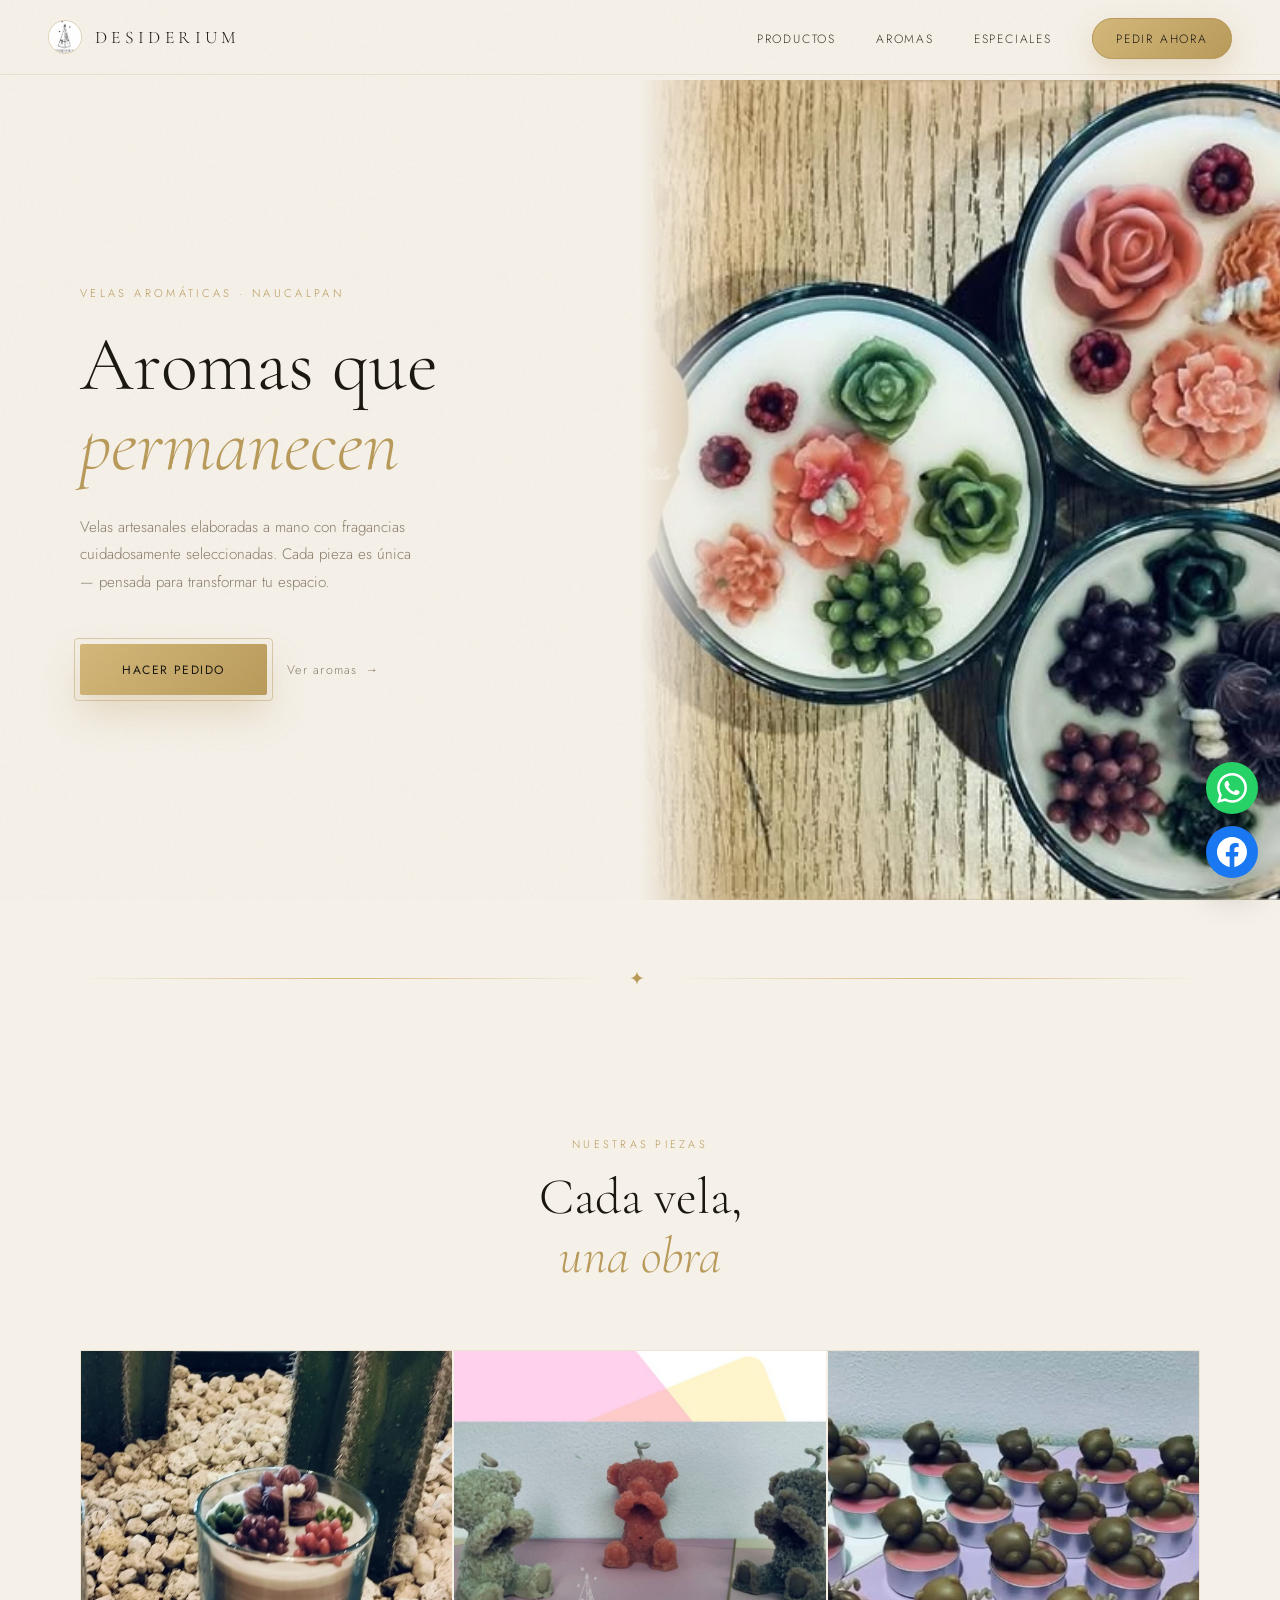
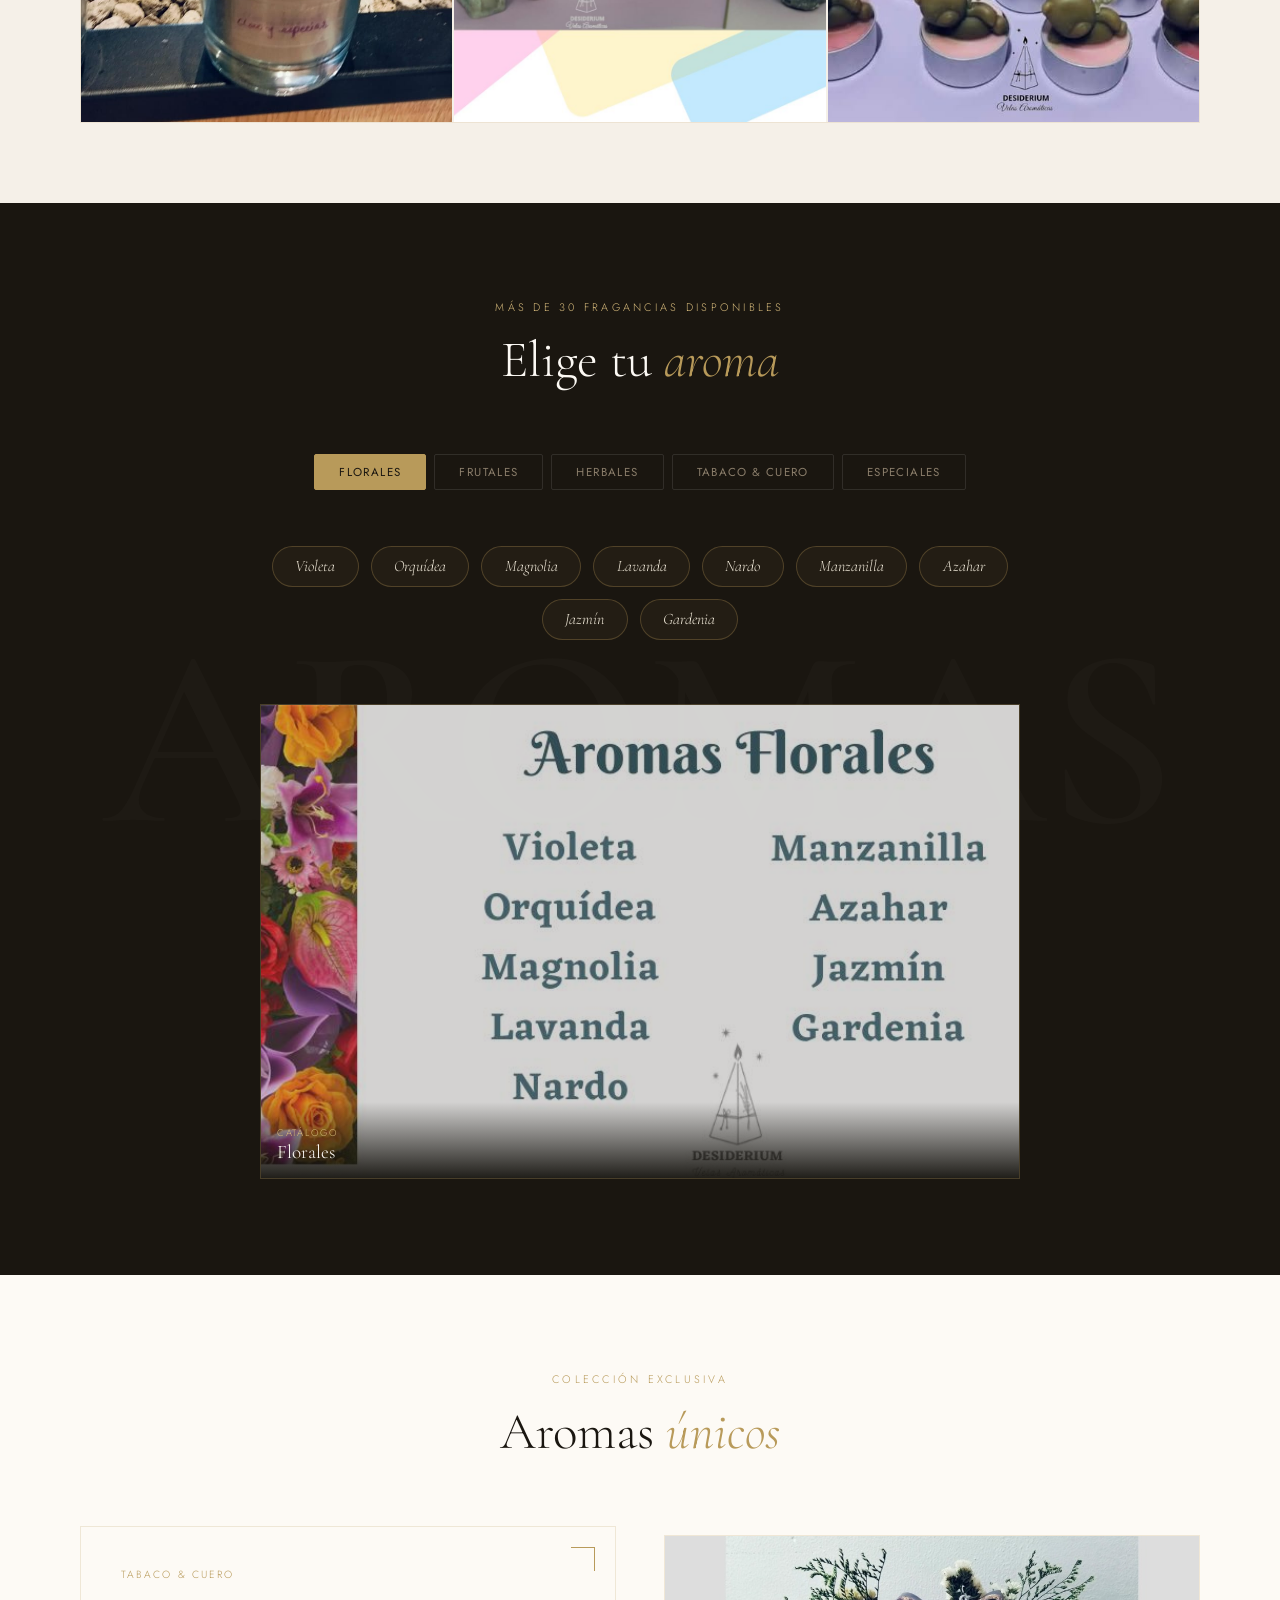
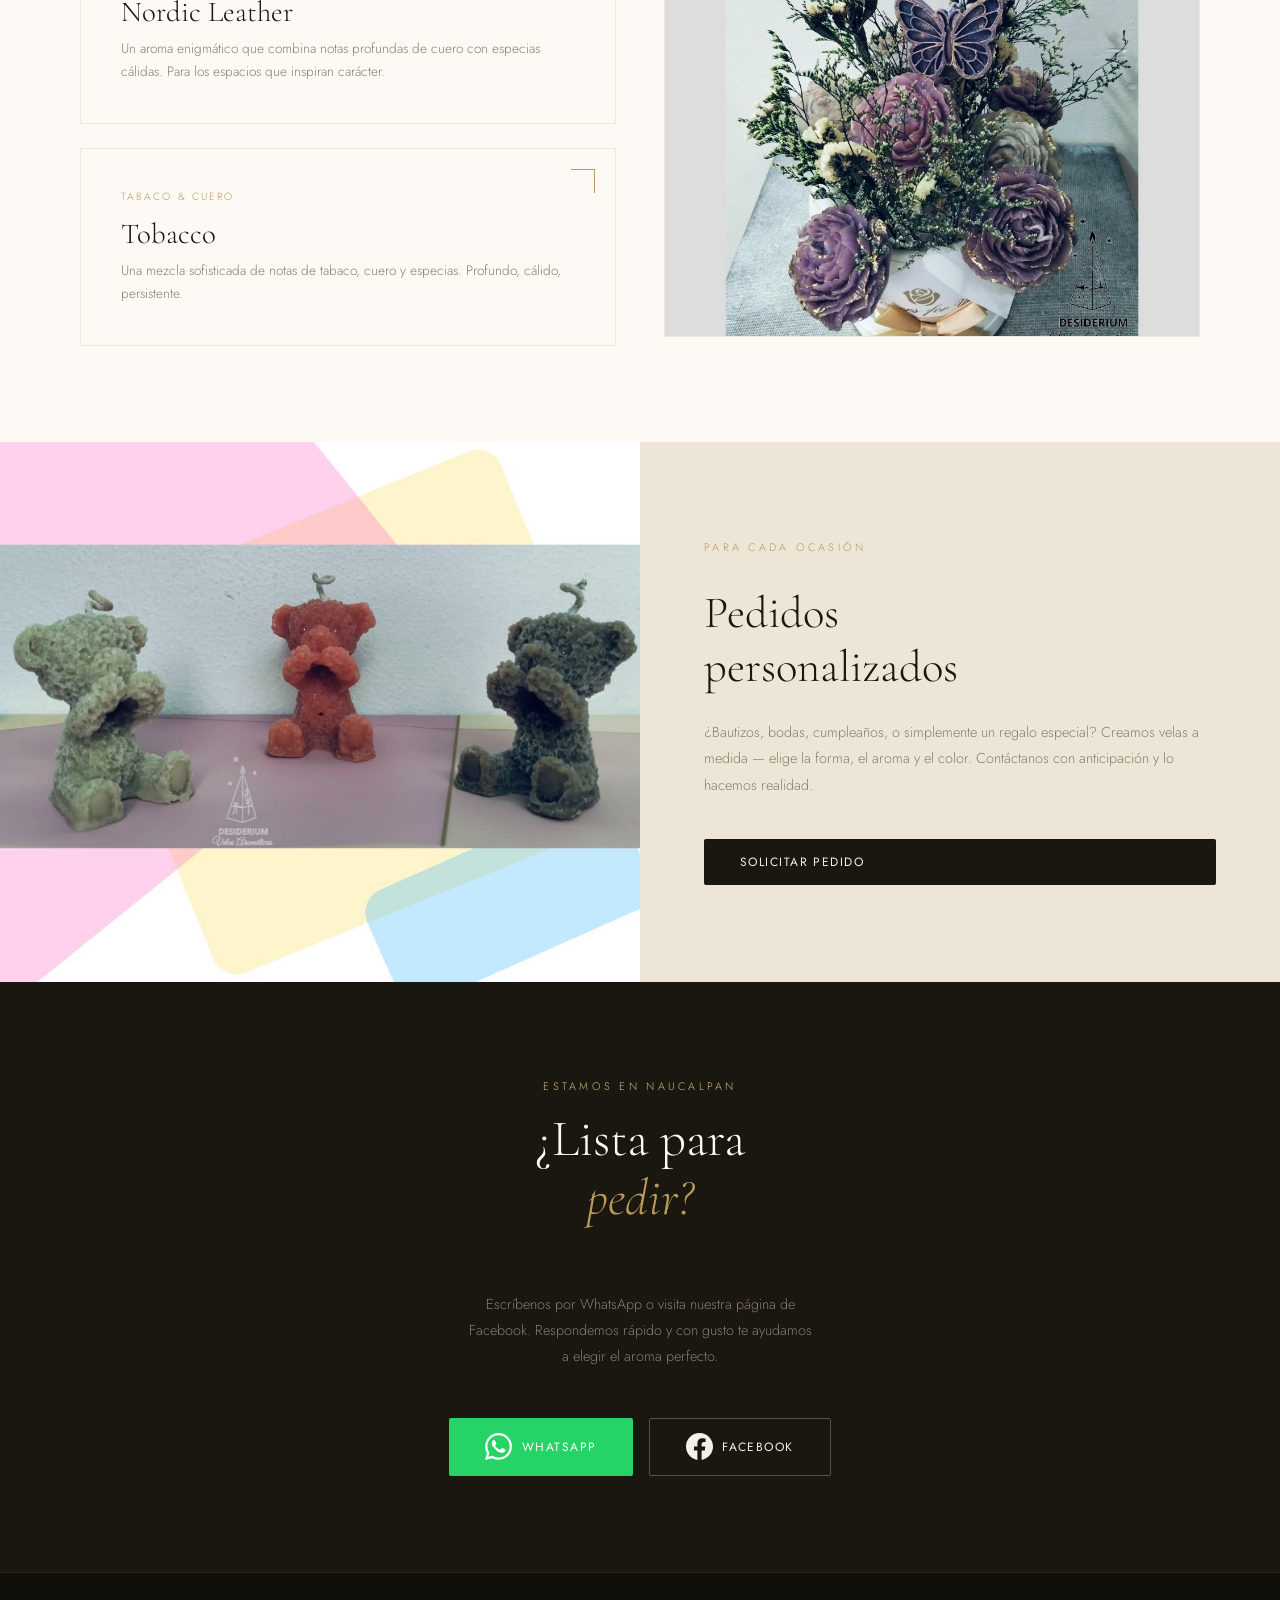
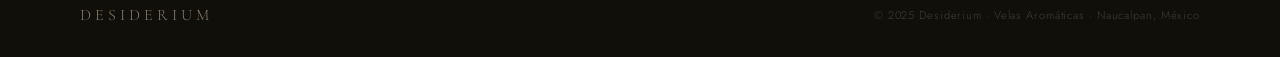
<file: index.html>
<!DOCTYPE html>
<html lang="es">
<head>
<meta charset="UTF-8">
<meta name="viewport" content="width=device-width, initial-scale=1.0">
<title>Desiderium · Velas Aromáticas</title>
<meta name="description" content="Velas aromáticas artesanales en Naucalpan. Elige formas, colores y más de 30 fragancias para regalos, eventos y pedidos personalizados.">
<meta name="keywords" content="Desiderium, velas aromáticas, velas artesanales, Naucalpan, regalos personalizados, velas para eventos, aromas">
<meta name="author" content="Desiderium">
<meta name="robots" content="index, follow">
<meta name="theme-color" content="#f5f0e8">
<meta property="og:type" content="website">
<meta property="og:locale" content="es_MX">
<meta property="og:site_name" content="Desiderium">
<meta property="og:title" content="Desiderium · Velas Aromáticas Artesanales">
<meta property="og:description" content="Velas artesanales con aromas cuidadosamente seleccionados. Pedidos personalizados en Naucalpan para regalos, eventos y espacios especiales.">
<meta property="og:url" content="https://desiderium.misitioweb.lat/">
<meta property="og:image" content="https://desiderium.misitioweb.lat/assets/images/velas-cactus-2.jpg">
<meta property="og:image:secure_url" content="https://desiderium.misitioweb.lat/assets/images/velas-cactus-2.jpg">
<meta property="og:image:type" content="image/jpeg">
<meta property="og:image:width" content="600">
<meta property="og:image:height" content="503">
<meta property="og:image:alt" content="Velas aromáticas artesanales Desiderium">
<meta name="twitter:card" content="summary_large_image">
<meta name="twitter:url" content="https://desiderium.misitioweb.lat/">
<meta name="twitter:title" content="Desiderium · Velas Aromáticas Artesanales">
<meta name="twitter:description" content="Velas artesanales en Naucalpan con más de 30 aromas y pedidos personalizados.">
<meta name="twitter:image" content="https://desiderium.misitioweb.lat/assets/images/velas-cactus-2.jpg">
<meta name="twitter:image:alt" content="Velas aromáticas artesanales Desiderium">
<link rel="canonical" href="https://desiderium.misitioweb.lat/">
<link rel="icon" href="/assets/favicon/favicon-48.png" type="image/png" sizes="48x48">
<link rel="icon" href="/assets/favicon/favicon-96.png" type="image/png" sizes="96x96">
<link rel="apple-touch-icon" href="/assets/favicon/apple-touch-icon.png" sizes="180x180">
<link rel="manifest" href="/site.webmanifest">
<link rel="preconnect" href="https://fonts.googleapis.com">
<link rel="preconnect" href="https://fonts.gstatic.com" crossorigin>
<link href="https://fonts.googleapis.com/css2?family=Cormorant+Garamond:ital,wght@0,300;0,400;0,600;1,300;1,400&family=Jost:wght@300;400;500&display=swap" rel="stylesheet">

<link rel="stylesheet" href="styles.css">
<script type="application/ld+json">
{
  "@context": "https://schema.org",
  "@type": "LocalBusiness",
  "name": "Desiderium",
  "description": "Velas aromáticas artesanales, regalos y pedidos personalizados en Naucalpan.",
  "url": "https://desiderium.misitioweb.lat/",
  "image": "https://desiderium.misitioweb.lat/assets/images/velas-cactus-2.jpg",
  "logo": "https://desiderium.misitioweb.lat/assets/images/desiderium-logo.jpg",
  "telephone": "+52 55 2498 1071",
  "address": {
    "@type": "PostalAddress",
    "addressLocality": "Naucalpan",
    "addressCountry": "MX"
  },
  "sameAs": [
    "https://www.facebook.com/profile.php?id=61562300376791"
  ]
}
</script>

</head>
<body>
<div class="floating-contact" aria-label="Contacto rápido">
  <a href="https://wa.me/5215524981071?text=Hola,%20vi%20su%20página%20y%20me%20gustaría%20hacer%20un%20pedido" 
     class="floating-btn floating-wa" target="_blank" rel="noopener" aria-label="Contactar por WhatsApp">
    <svg width="20" height="20" viewBox="0 0 24 24" fill="currentColor" aria-hidden="true"><path d="M17.472 14.382c-.297-.149-1.758-.867-2.03-.967-.273-.099-.471-.148-.67.15-.197.297-.767.966-.94 1.164-.173.199-.347.223-.644.075-.297-.15-1.255-.463-2.39-1.475-.883-.788-1.48-1.761-1.653-2.059-.173-.297-.018-.458.13-.606.134-.133.298-.347.446-.52.149-.174.198-.298.298-.497.099-.198.05-.371-.025-.52-.075-.149-.669-1.612-.916-2.207-.242-.579-.487-.5-.669-.51-.173-.008-.371-.01-.57-.01-.198 0-.52.074-.792.372-.272.297-1.04 1.016-1.04 2.479 0 1.462 1.065 2.875 1.213 3.074.149.198 2.096 3.2 5.077 4.487.709.306 1.262.489 1.694.625.712.227 1.36.195 1.871.118.571-.085 1.758-.719 2.006-1.413.248-.694.248-1.289.173-1.413-.074-.124-.272-.198-.57-.347m-5.421 7.403h-.004a9.87 9.87 0 01-5.031-1.378l-.361-.214-3.741.982.998-3.648-.235-.374a9.86 9.86 0 01-1.51-5.26c.001-5.45 4.436-9.884 9.888-9.884 2.64 0 5.122 1.03 6.988 2.898a9.825 9.825 0 012.893 6.994c-.003 5.45-4.437 9.884-9.885 9.884m8.413-18.297A11.815 11.815 0 0012.05 0C5.495 0 .16 5.335.157 11.892c0 2.096.547 4.142 1.588 5.945L.057 24l6.305-1.654a11.882 11.882 0 005.683 1.448h.005c6.554 0 11.89-5.335 11.893-11.893a11.821 11.821 0 00-3.48-8.413z"/></svg>
  </a>
  <a href="https://www.facebook.com/profile.php?id=61562300376791&rdid=fyvjo0h4ZVjs9dTF&share_url=https%3A%2F%2Fwww.facebook.com%2Fshare%2F18jPeD5FpU%2F" 
     class="floating-btn floating-fb" target="_blank" rel="noopener" aria-label="Visitar Facebook">
    <svg width="20" height="20" viewBox="0 0 24 24" fill="currentColor" aria-hidden="true"><path d="M24 12.073c0-6.627-5.373-12-12-12s-12 5.373-12 12c0 5.99 4.388 10.954 10.125 11.854v-8.385H7.078v-3.47h3.047V9.43c0-3.007 1.792-4.669 4.533-4.669 1.312 0 2.686.235 2.686.235v2.953H15.83c-1.491 0-1.956.925-1.956 1.874v2.25h3.328l-.532 3.47h-2.796v8.385C19.612 23.027 24 18.062 24 12.073z"/></svg>
  </a>
</div>

<!-- NAV -->
<nav id="navbar">
  <a class="nav-logo" href="#" aria-label="Desiderium inicio">
    <img src="assets/images/desiderium-logo.jpg" alt="" class="nav-logo-mark">
    <span>Desiderium</span>
  </a>
  <button class="nav-toggle" type="button" aria-label="Abrir menú" aria-expanded="false" aria-controls="nav-links">
    <span></span>
    <span></span>
  </button>
  <ul class="nav-links" id="nav-links">
    <li><a href="#productos">Productos</a></li>
    <li><a href="#catalogo">Aromas</a></li>
    <li><a href="#especiales">Especiales</a></li>
    <li><a href="#contacto" class="nav-cta">Pedir ahora</a></li>
  </ul>
</nav>

<!-- HERO -->
<section class="hero">
  <div class="hero-left">
    <p class="hero-eyebrow">Velas Aromáticas · Naucalpan</p>
    <h1 class="hero-title">
      Aromas que<br><em>permanecen</em>
    </h1>
    <p class="hero-desc">
      Velas artesanales elaboradas a mano con fragancias cuidadosamente seleccionadas. 
      Cada pieza es única — pensada para transformar tu espacio.
    </p>
    <div class="hero-actions">
      <a href="#contacto" class="btn-primary btn-order">Hacer pedido</a>
      <a href="#catalogo" class="btn-ghost">Ver aromas</a>
    </div>
  </div>
  <div class="hero-right">
    <img class="hero-img" src="assets/images/velas-cactus-2.jpg" alt="Velas artesanales Desiderium">
    <div class="hero-img-overlay"></div>
  </div>
</section>

<!-- DIVIDER -->
<div class="divider">
  <div class="divider-line"></div>
  <div class="divider-icon">✦</div>
  <div class="divider-line"></div>
</div>

<!-- PRODUCTOS -->
<section class="productos" id="productos">
  <div class="section-header reveal">
    <p class="section-eyebrow">Nuestras piezas</p>
    <h2 class="section-title">Cada vela,<br><em>una obra</em></h2>
  </div>

  <div class="productos-grid reveal">
    <div class="producto-card">
      <img src="assets/images/velas-cactus.jpg" alt="Velas cactus" loading="lazy">
      <div class="producto-overlay">
        <p class="producto-name">Velas Cactus</p>
        <p class="producto-sub">Decorativas · Aromáticas</p>
      </div>
    </div>
    <div class="producto-card">
      <img src="assets/images/velas-ositos.jpg" alt="Velas ositos" loading="lazy">
      <div class="producto-overlay">
        <p class="producto-name">Velas Ositos</p>
        <p class="producto-sub">Figura · Artesanal</p>
      </div>
    </div>
    <div class="producto-card">
      <img src="assets/images/tealight-ositos.jpg" alt="Tealights ositos" loading="lazy">
      <div class="producto-overlay">
        <p class="producto-name">Tealights Ositos</p>
        <p class="producto-sub">Eventos · Regalos</p>
      </div>
    </div>
  </div>
</section>

<!-- CATÁLOGO DE AROMAS -->
<section class="catalogo" id="catalogo">
  <div class="section-header reveal">
    <p class="section-eyebrow">Más de 30 fragancias disponibles</p>
    <h2 class="section-title">Elige tu <em>aroma</em></h2>
  </div>

  <div class="aromas-tabs reveal" role="tablist" aria-label="Categorías de aromas">
    <button class="aroma-tab active" data-panel="florales" type="button" role="tab" aria-selected="true" aria-controls="panel-florales">Florales</button>
    <button class="aroma-tab" data-panel="frutales" type="button" role="tab" aria-selected="false" aria-controls="panel-frutales">Frutales</button>
    <button class="aroma-tab" data-panel="herbales" type="button" role="tab" aria-selected="false" aria-controls="panel-herbales">Herbales</button>
    <button class="aroma-tab" data-panel="cuero" type="button" role="tab" aria-selected="false" aria-controls="panel-cuero">Tabaco & Cuero</button>
    <button class="aroma-tab" data-panel="otros" type="button" role="tab" aria-selected="false" aria-controls="panel-otros">Especiales</button>
  </div>

  <div id="panel-florales" class="aromas-panel active" role="tabpanel">
    <div class="aromas-list">
      <span class="aroma-pill">Violeta</span>
      <span class="aroma-pill">Orquídea</span>
      <span class="aroma-pill">Magnolia</span>
      <span class="aroma-pill">Lavanda</span>
      <span class="aroma-pill">Nardo</span>
      <span class="aroma-pill">Manzanilla</span>
      <span class="aroma-pill">Azahar</span>
      <span class="aroma-pill">Jazmín</span>
      <span class="aroma-pill">Gardenia</span>
    </div>
  </div>

  <div id="panel-frutales" class="aromas-panel" role="tabpanel" hidden>
    <div class="aromas-list">
      <span class="aroma-pill">Manzana-Canela</span>
      <span class="aroma-pill">Frutos Rojos</span>
      <span class="aroma-pill">Bergamota</span>
      <span class="aroma-pill">Plátano</span>
      <span class="aroma-pill">Limón</span>
      <span class="aroma-pill">Mango-Mandarina</span>
      <span class="aroma-pill">Cítricos</span>
      <span class="aroma-pill">Naranja</span>
    </div>
  </div>

  <div id="panel-herbales" class="aromas-panel" role="tabpanel" hidden>
    <div class="aromas-list">
      <span class="aroma-pill">Albahaca</span>
      <span class="aroma-pill">Pachuli</span>
      <span class="aroma-pill">Citronela</span>
      <span class="aroma-pill">Eucalipto</span>
      <span class="aroma-pill">Menta</span>
      <span class="aroma-pill">Pino</span>
      <span class="aroma-pill">Romero</span>
      <span class="aroma-pill">Tomillo</span>
    </div>
  </div>

  <div id="panel-cuero" class="aromas-panel" role="tabpanel" hidden>
    <div class="aromas-list">
      <span class="aroma-pill">Nordic Leather</span>
      <span class="aroma-pill">Tobacco</span>
    </div>
    <p class="aroma-desc">Nordic Leather — aroma enigmático de cuero y especias &nbsp;·&nbsp; Tobacco — notas de tabaco, cuero y especias</p>
  </div>

  <div id="panel-otros" class="aromas-panel" role="tabpanel" hidden>
    <div class="aromas-list">
      <span class="aroma-pill">Té Chai</span>
      <span class="aroma-pill">Bellini</span>
      <span class="aroma-pill">Cassis</span>
    </div>
    <p class="aroma-desc">
      Té Chai — cardamomo, canela, clavo, jengibre, vainilla &nbsp;·&nbsp;
      Bellini — durazno, cognac, cereza, vino espumoso &nbsp;·&nbsp;
      Cassis — grosella negra
    </p>
  </div>

  <div class="catalogo-gallery reveal" aria-label="Catálogo visual de la categoría seleccionada">
    <article class="catalogo-card active" data-catalog-panel="florales">
      <img src="assets/images/aromas-florales-catalogo.jpg" alt="Catálogo de aromas florales" loading="lazy">
      <div><span>Catálogo</span><strong>Florales</strong></div>
    </article>
    <article class="catalogo-card" data-catalog-panel="frutales" hidden>
      <img src="assets/images/aromas-frutales-catalogo.jpg" alt="Catálogo de aromas frutales" loading="lazy">
      <div><span>Catálogo</span><strong>Frutales</strong></div>
    </article>
    <article class="catalogo-card" data-catalog-panel="herbales" hidden>
      <img src="assets/images/aromas-herbales-catalogo.jpg" alt="Catálogo de aromas herbales" loading="lazy">
      <div><span>Catálogo</span><strong>Herbales</strong></div>
    </article>
    <article class="catalogo-card" data-catalog-panel="cuero" hidden>
      <img src="assets/images/aromas-tabaco-y-madera-catalogo.jpg" alt="Catálogo de aromas tabaco y cuero" loading="lazy">
      <div><span>Catálogo</span><strong>Tabaco & Cuero</strong></div>
    </article>
    <article class="catalogo-card" data-catalog-panel="otros" hidden>
      <img src="assets/images/otros-aromas-catalogo.jpg" alt="Catálogo de aromas especiales" loading="lazy">
      <div><span>Catálogo</span><strong>Especiales</strong></div>
    </article>
  </div>
</section>

<!-- ESPECIALES: NORDIC LEATHER & TOBACCO -->
<section class="especiales" id="especiales">
  <div class="section-header reveal">
    <p class="section-eyebrow">Colección exclusiva</p>
    <h2 class="section-title">Aromas <em>únicos</em></h2>
  </div>

  <div class="especiales-grid reveal">
    <div>
      <div class="especial-card" style="margin-bottom: 1.5rem">
        <div class="especial-corner"></div>
        <p class="especial-tag">Tabaco & Cuero</p>
        <h3 class="especial-name">Nordic Leather</h3>
        <p class="especial-desc">Un aroma enigmático que combina notas profundas de cuero con especias cálidas. Para los espacios que inspiran carácter.</p>
      </div>
      <div class="especial-card">
        <div class="especial-corner"></div>
        <p class="especial-tag">Tabaco & Cuero</p>
        <h3 class="especial-name">Tobacco</h3>
        <p class="especial-desc">Una mezcla sofisticada de notas de tabaco, cuero y especias. Profundo, cálido, persistente.</p>
      </div>
    </div>
    <div>
      <img class="especiales-img reveal" src="assets/images/arreglo-floral.jpg" alt="Arreglo floral Desiderium" loading="lazy">
    </div>
  </div>
</section>

<!-- HIGHLIGHT: ARREGLOS -->
<section class="highlight">
  <div class="highlight-img-wrap">
    <img src="assets/images/velas-ositos.jpg" alt="Velas ositos Desiderium" loading="lazy">
  </div>
  <div class="highlight-content">
    <p class="section-eyebrow reveal">Para cada ocasión</p>
    <h2 class="highlight-title reveal">Pedidos<br>personalizados</h2>
    <p class="highlight-body reveal">
      ¿Bautizos, bodas, cumpleaños, o simplemente un regalo especial? 
      Creamos velas a medida — elige la forma, el aroma y el color. 
      Contáctanos con anticipación y lo hacemos realidad.
    </p>
    <a href="#contacto" class="btn-primary reveal">Solicitar pedido</a>
  </div>
</section>

<!-- CONTACTO -->
<section class="contacto" id="contacto">
  <div class="section-header reveal">
    <p class="section-eyebrow">Estamos en Naucalpan</p>
    <h2 class="section-title">¿Lista para<br><em>pedir?</em></h2>
  </div>
  <p class="contacto-desc reveal">
    Escríbenos por WhatsApp o visita nuestra página de Facebook. 
    Respondemos rápido y con gusto te ayudamos a elegir el aroma perfecto.
  </p>
  <div class="contacto-btns reveal">
    <a href="https://wa.me/5215524981071?text=Hola,%20vi%20su%20página%20y%20me%20gustaría%20hacer%20un%20pedido" 
       class="btn-wa" target="_blank" rel="noopener">
      <svg width="18" height="18" viewBox="0 0 24 24" fill="currentColor"><path d="M17.472 14.382c-.297-.149-1.758-.867-2.03-.967-.273-.099-.471-.148-.67.15-.197.297-.767.966-.94 1.164-.173.199-.347.223-.644.075-.297-.15-1.255-.463-2.39-1.475-.883-.788-1.48-1.761-1.653-2.059-.173-.297-.018-.458.13-.606.134-.133.298-.347.446-.52.149-.174.198-.298.298-.497.099-.198.05-.371-.025-.52-.075-.149-.669-1.612-.916-2.207-.242-.579-.487-.5-.669-.51-.173-.008-.371-.01-.57-.01-.198 0-.52.074-.792.372-.272.297-1.04 1.016-1.04 2.479 0 1.462 1.065 2.875 1.213 3.074.149.198 2.096 3.2 5.077 4.487.709.306 1.262.489 1.694.625.712.227 1.36.195 1.871.118.571-.085 1.758-.719 2.006-1.413.248-.694.248-1.289.173-1.413-.074-.124-.272-.198-.57-.347m-5.421 7.403h-.004a9.87 9.87 0 01-5.031-1.378l-.361-.214-3.741.982.998-3.648-.235-.374a9.86 9.86 0 01-1.51-5.26c.001-5.45 4.436-9.884 9.888-9.884 2.64 0 5.122 1.03 6.988 2.898a9.825 9.825 0 012.893 6.994c-.003 5.45-4.437 9.884-9.885 9.884m8.413-18.297A11.815 11.815 0 0012.05 0C5.495 0 .16 5.335.157 11.892c0 2.096.547 4.142 1.588 5.945L.057 24l6.305-1.654a11.882 11.882 0 005.683 1.448h.005c6.554 0 11.89-5.335 11.893-11.893a11.821 11.821 0 00-3.48-8.413z"/></svg>
      WhatsApp
    </a>
    <a href="https://www.facebook.com/profile.php?id=61562300376791&rdid=fyvjo0h4ZVjs9dTF&share_url=https%3A%2F%2Fwww.facebook.com%2Fshare%2F18jPeD5FpU%2F" 
       class="btn-fb" target="_blank" rel="noopener">
      <svg width="18" height="18" viewBox="0 0 24 24" fill="currentColor"><path d="M24 12.073c0-6.627-5.373-12-12-12s-12 5.373-12 12c0 5.99 4.388 10.954 10.125 11.854v-8.385H7.078v-3.47h3.047V9.43c0-3.007 1.792-4.669 4.533-4.669 1.312 0 2.686.235 2.686.235v2.953H15.83c-1.491 0-1.956.925-1.956 1.874v2.25h3.328l-.532 3.47h-2.796v8.385C19.612 23.027 24 18.062 24 12.073z"/></svg>
      Facebook
    </a>
  </div>
</section>

<!-- FOOTER -->
<footer>
  <span class="footer-logo">Desiderium</span>
  <span class="footer-copy">© 2025 Desiderium · Velas Aromáticas · Naucalpan, México</span>
</footer>

<dialog class="catalogo-modal" id="catalogo-modal" aria-label="Vista ampliada de catálogo">
  <button class="modal-close" type="button" aria-label="Cerrar vista de catálogo">×</button>
  <img alt="">
</dialog>

<script src="script.js" defer></script>

</body>
</html>
</file>
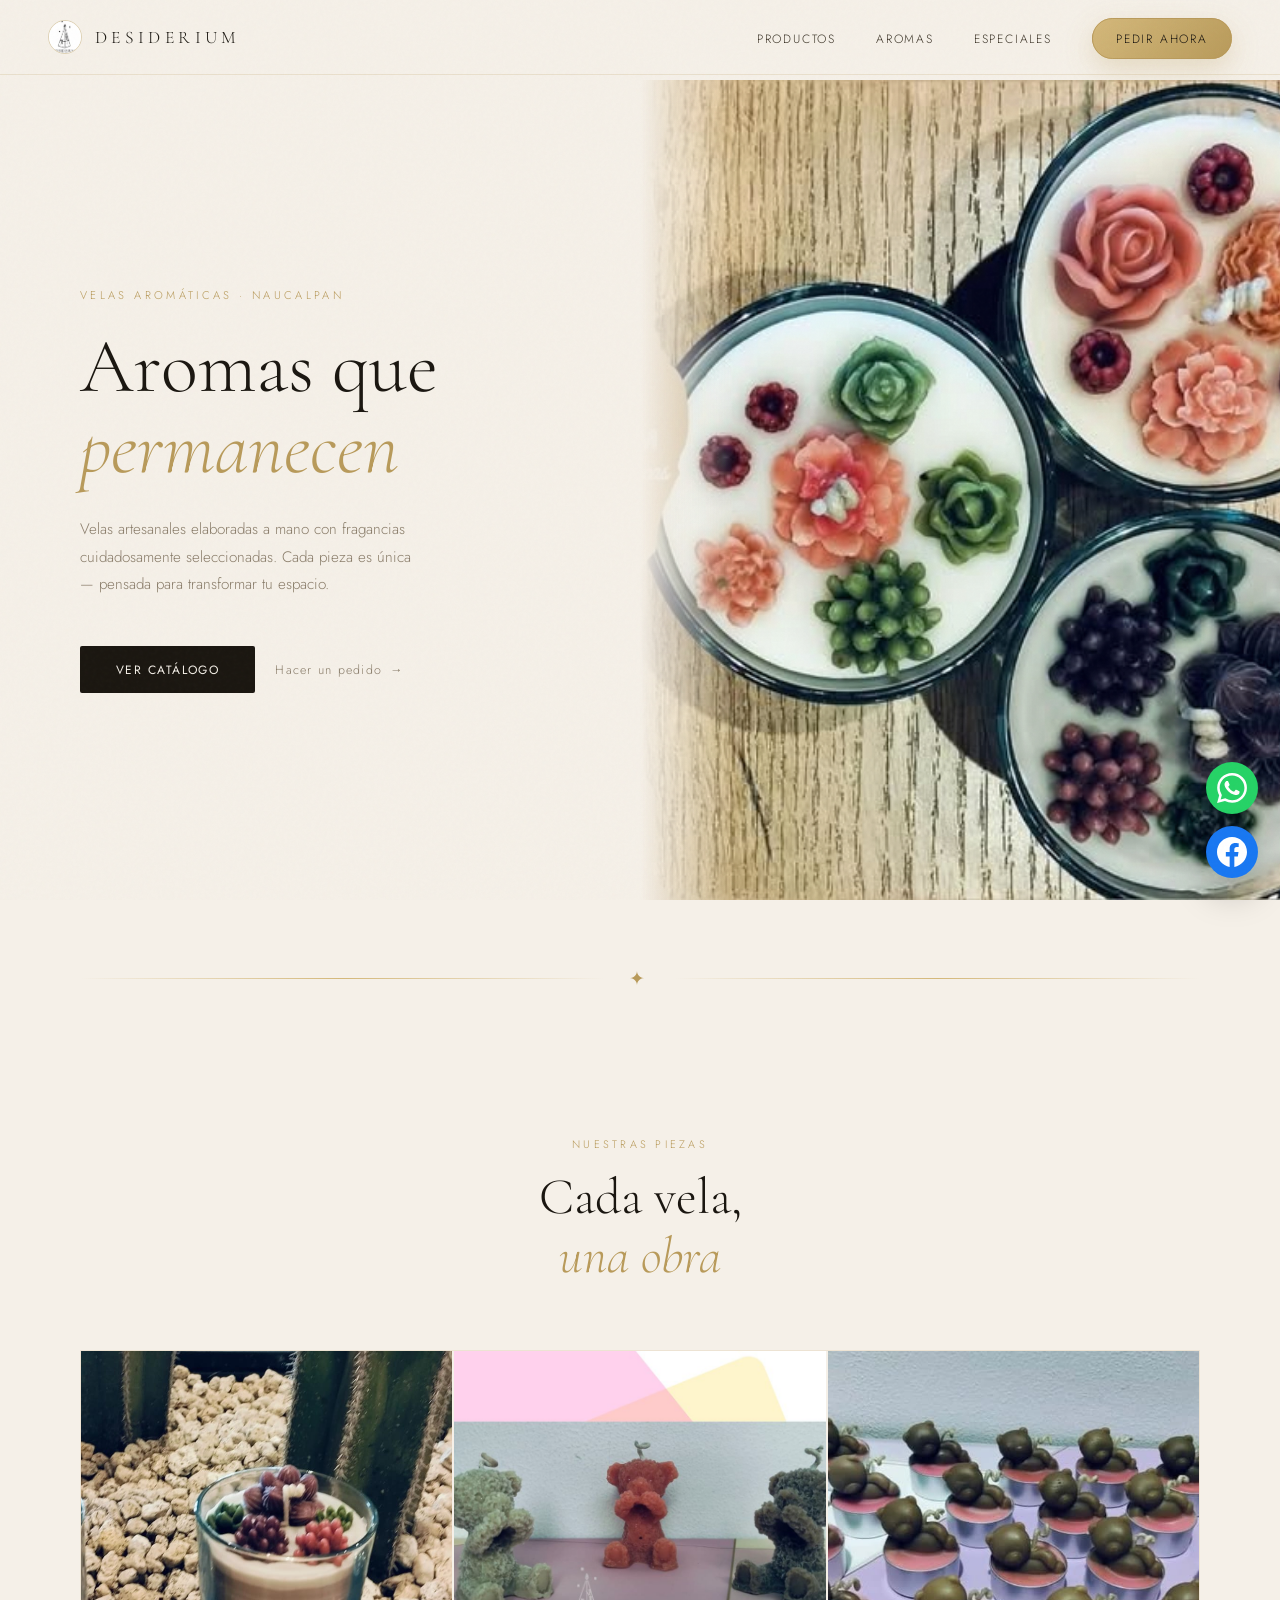
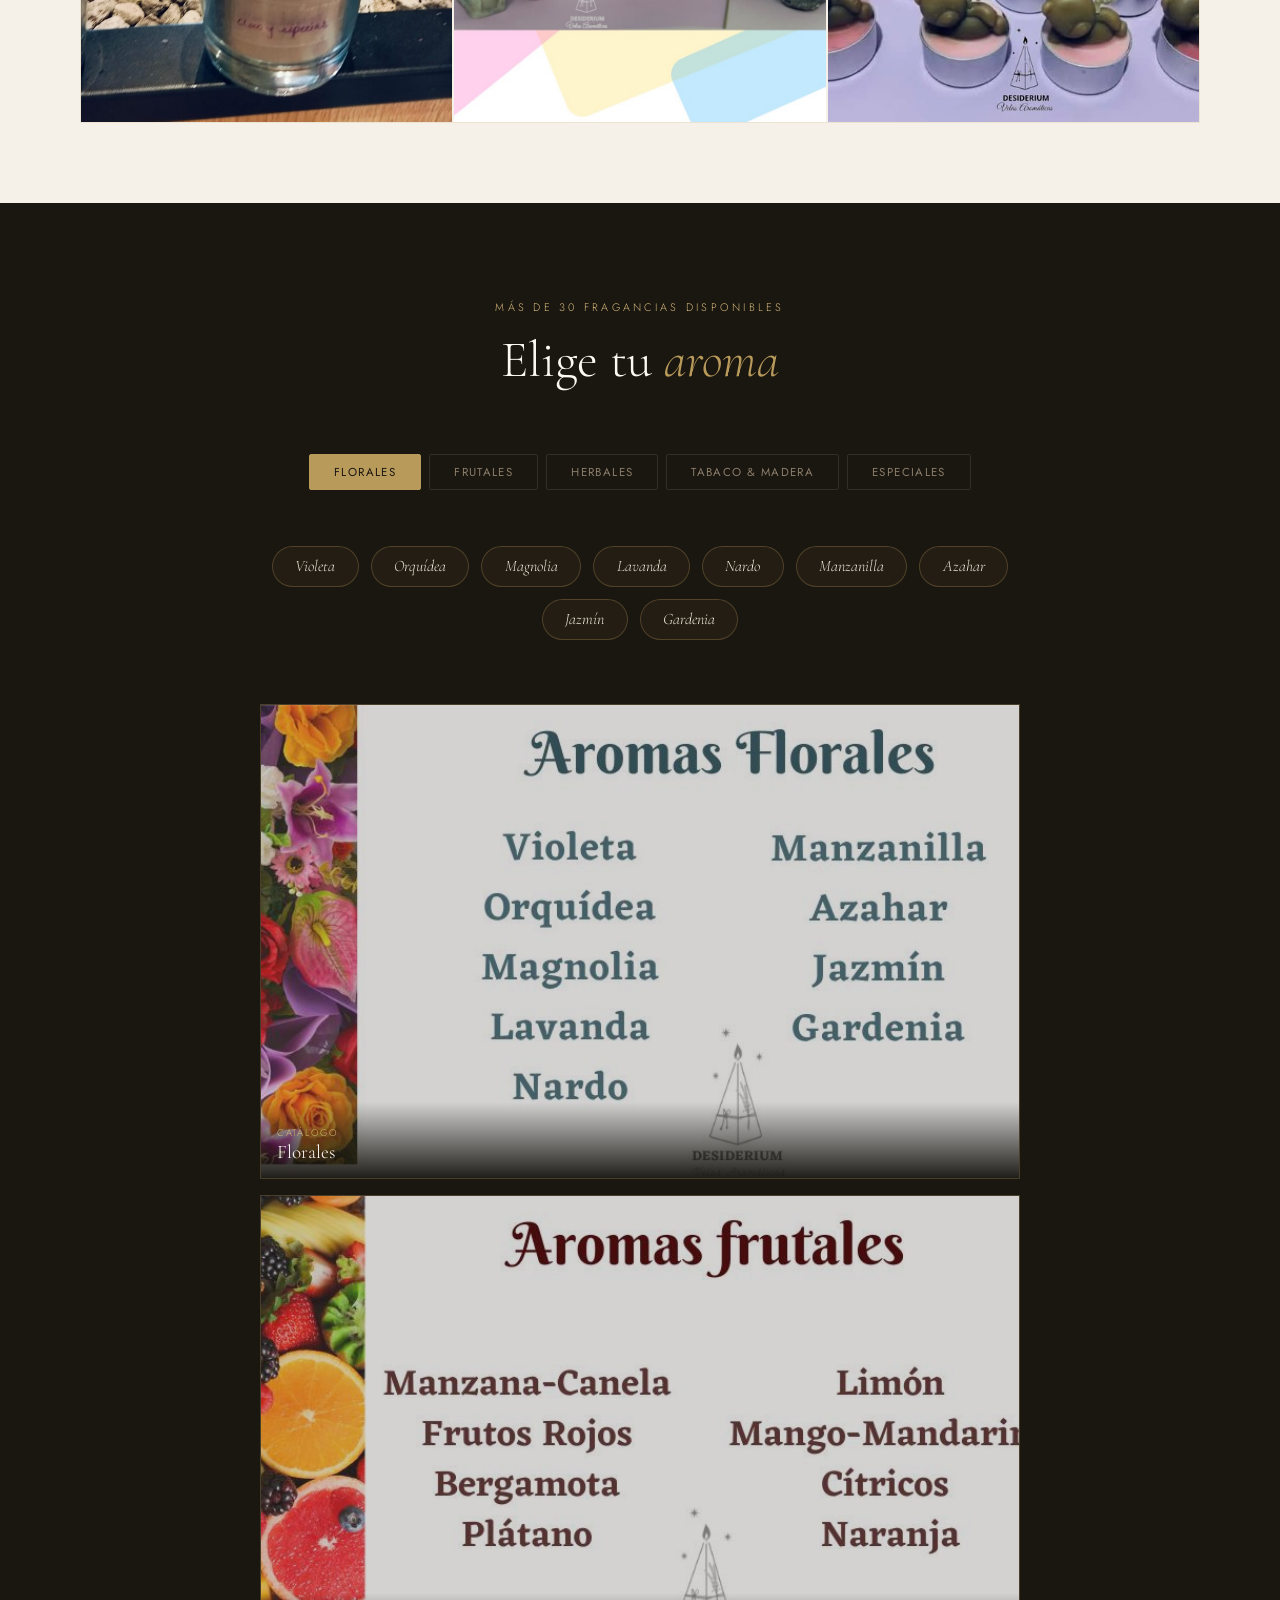
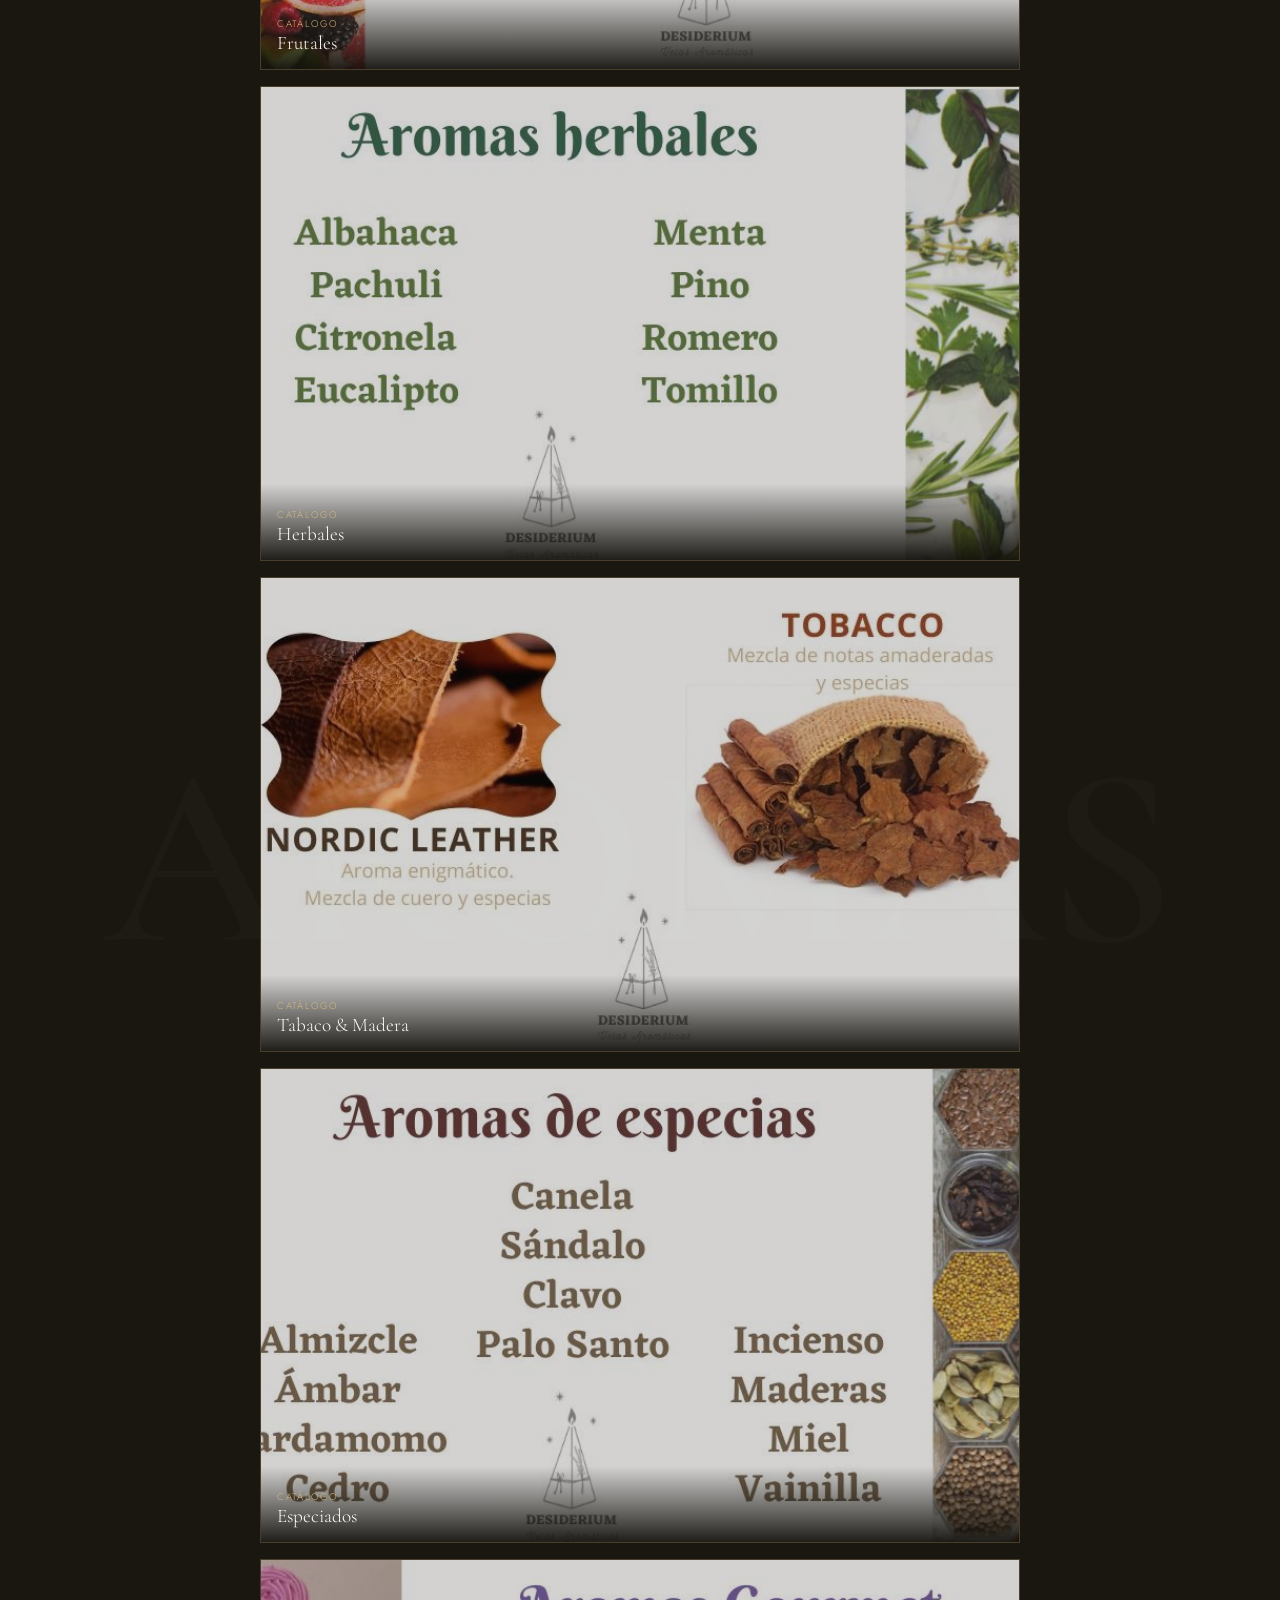
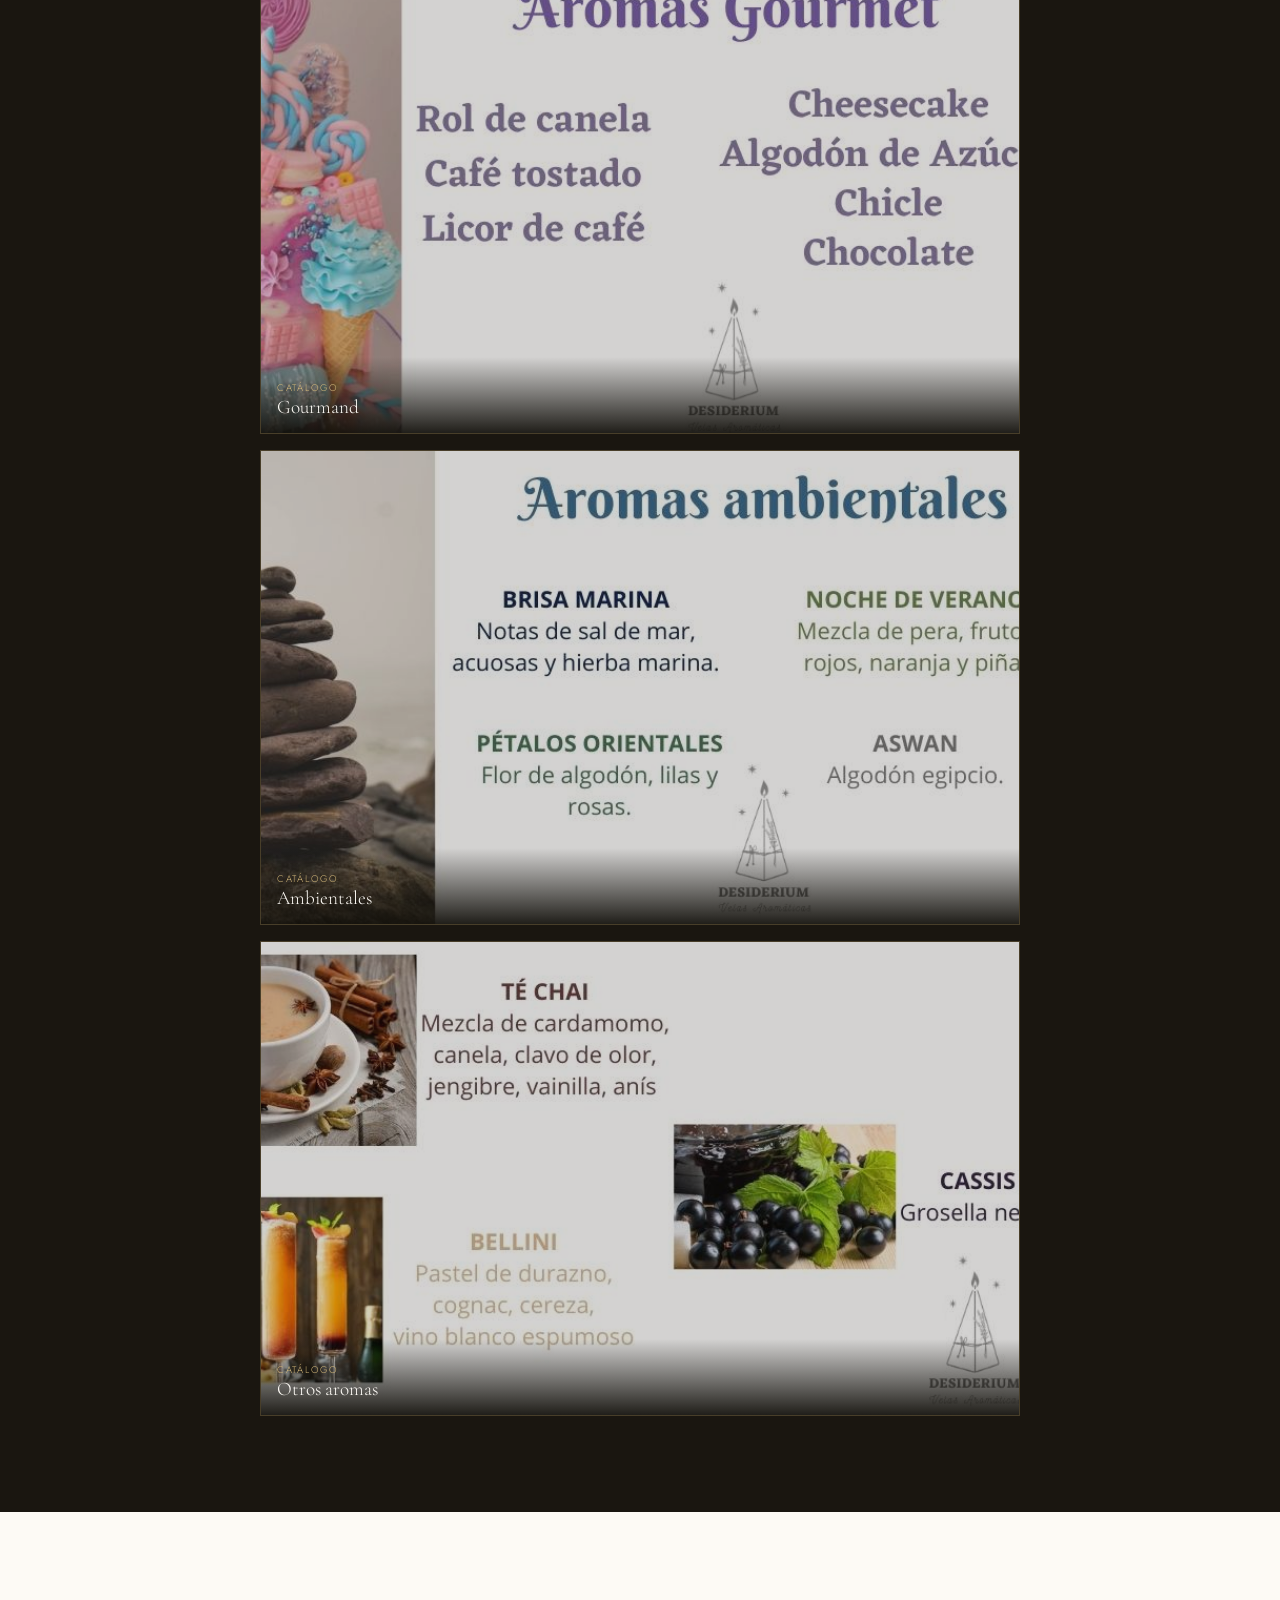
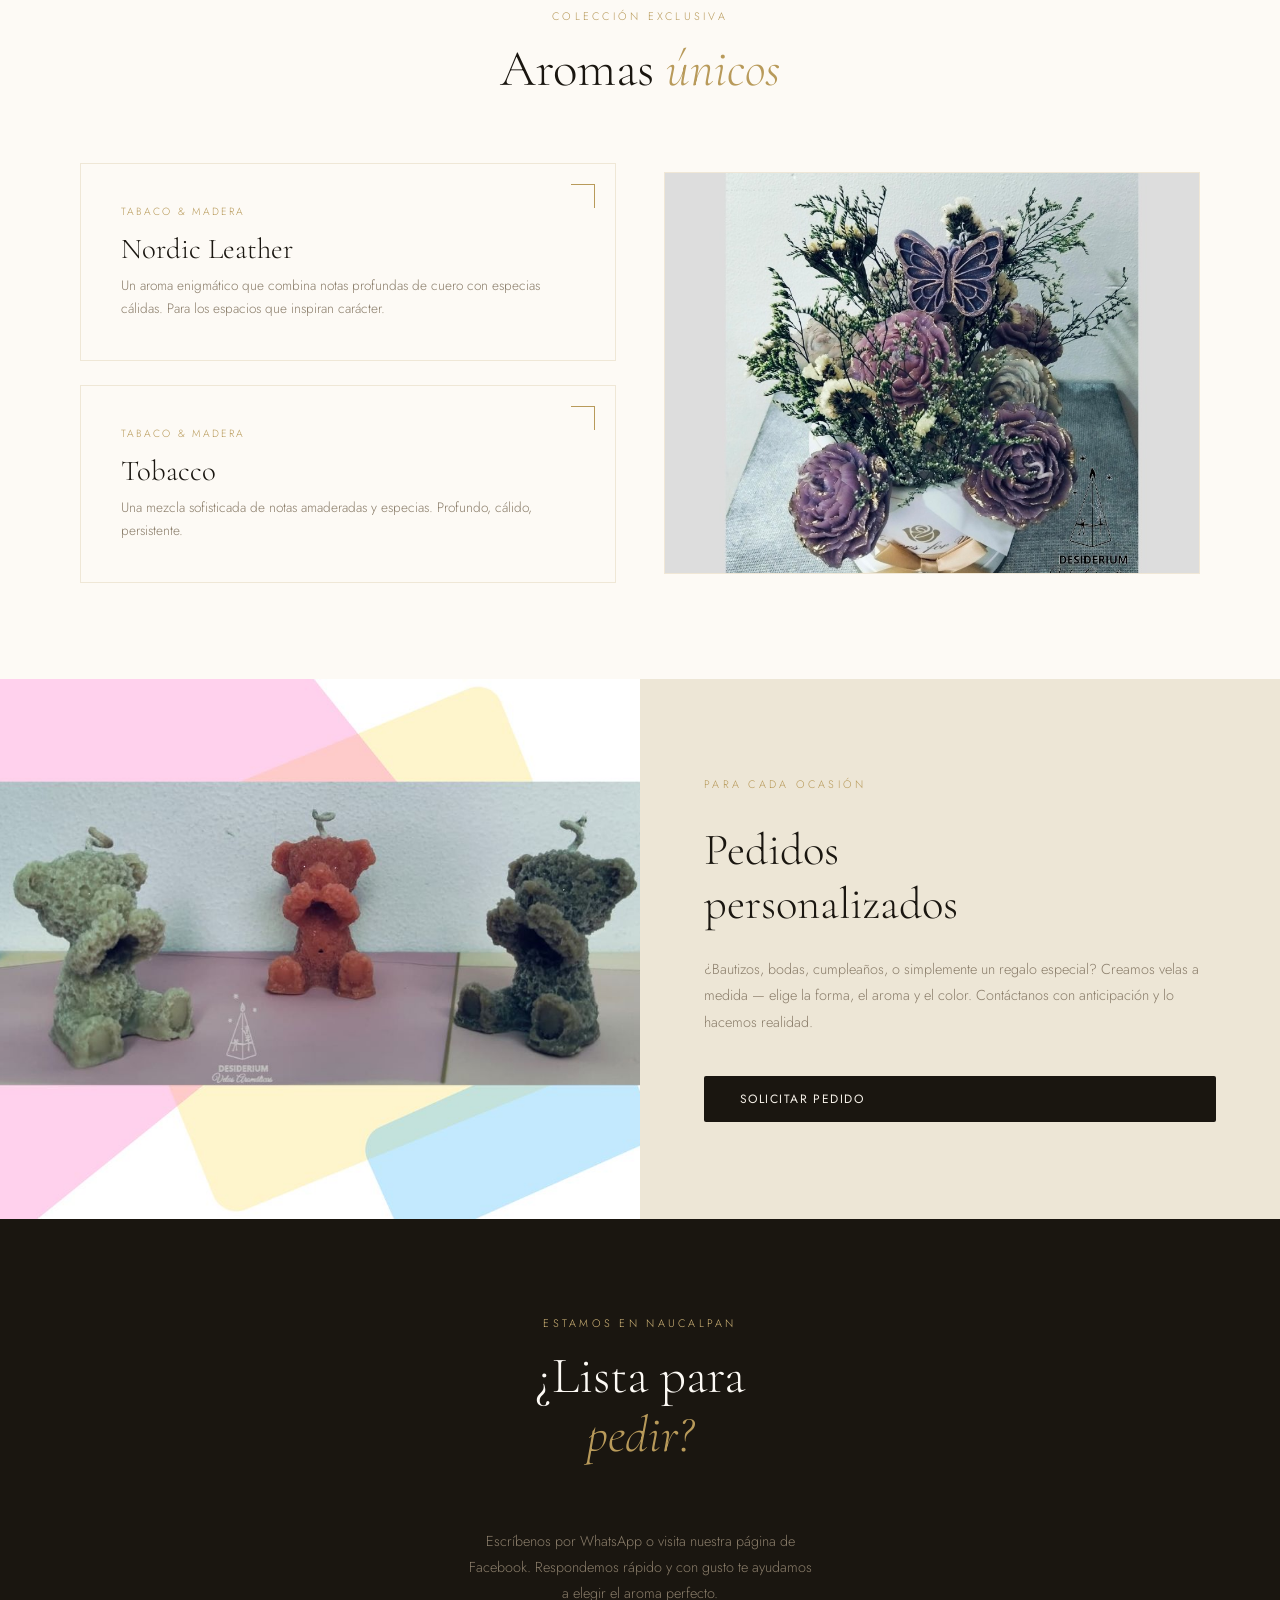
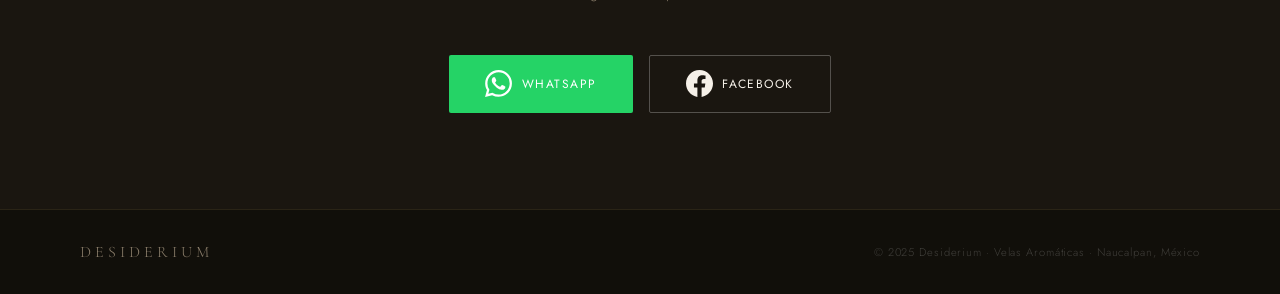
<file: desiderium-landing.html>
<!DOCTYPE html>
<html lang="es">
<head>
<meta charset="UTF-8">
<meta name="viewport" content="width=device-width, initial-scale=1.0">
<title>Desiderium · Velas Aromáticas</title>
<link rel="preconnect" href="https://fonts.googleapis.com">
<link rel="preconnect" href="https://fonts.gstatic.com" crossorigin>
<link href="https://fonts.googleapis.com/css2?family=Cormorant+Garamond:ital,wght@0,300;0,400;0,600;1,300;1,400&family=Jost:wght@300;400;500&display=swap" rel="stylesheet">

<link rel="stylesheet" href="styles.css">

</head>
<body>
<div class="floating-contact" aria-label="Contacto rápido">
  <a href="https://wa.me/5215524981071?text=Hola,%20vi%20su%20página%20y%20me%20gustaría%20hacer%20un%20pedido" 
     class="floating-btn floating-wa" target="_blank" rel="noopener" aria-label="Contactar por WhatsApp">
    <svg width="20" height="20" viewBox="0 0 24 24" fill="currentColor" aria-hidden="true"><path d="M17.472 14.382c-.297-.149-1.758-.867-2.03-.967-.273-.099-.471-.148-.67.15-.197.297-.767.966-.94 1.164-.173.199-.347.223-.644.075-.297-.15-1.255-.463-2.39-1.475-.883-.788-1.48-1.761-1.653-2.059-.173-.297-.018-.458.13-.606.134-.133.298-.347.446-.52.149-.174.198-.298.298-.497.099-.198.05-.371-.025-.52-.075-.149-.669-1.612-.916-2.207-.242-.579-.487-.5-.669-.51-.173-.008-.371-.01-.57-.01-.198 0-.52.074-.792.372-.272.297-1.04 1.016-1.04 2.479 0 1.462 1.065 2.875 1.213 3.074.149.198 2.096 3.2 5.077 4.487.709.306 1.262.489 1.694.625.712.227 1.36.195 1.871.118.571-.085 1.758-.719 2.006-1.413.248-.694.248-1.289.173-1.413-.074-.124-.272-.198-.57-.347m-5.421 7.403h-.004a9.87 9.87 0 01-5.031-1.378l-.361-.214-3.741.982.998-3.648-.235-.374a9.86 9.86 0 01-1.51-5.26c.001-5.45 4.436-9.884 9.888-9.884 2.64 0 5.122 1.03 6.988 2.898a9.825 9.825 0 012.893 6.994c-.003 5.45-4.437 9.884-9.885 9.884m8.413-18.297A11.815 11.815 0 0012.05 0C5.495 0 .16 5.335.157 11.892c0 2.096.547 4.142 1.588 5.945L.057 24l6.305-1.654a11.882 11.882 0 005.683 1.448h.005c6.554 0 11.89-5.335 11.893-11.893a11.821 11.821 0 00-3.48-8.413z"/></svg>
  </a>
  <a href="https://www.facebook.com/profile.php?id=61562300376791&rdid=fyvjo0h4ZVjs9dTF&share_url=https%3A%2F%2Fwww.facebook.com%2Fshare%2F18jPeD5FpU%2F" 
     class="floating-btn floating-fb" target="_blank" rel="noopener" aria-label="Visitar Facebook">
    <svg width="20" height="20" viewBox="0 0 24 24" fill="currentColor" aria-hidden="true"><path d="M24 12.073c0-6.627-5.373-12-12-12s-12 5.373-12 12c0 5.99 4.388 10.954 10.125 11.854v-8.385H7.078v-3.47h3.047V9.43c0-3.007 1.792-4.669 4.533-4.669 1.312 0 2.686.235 2.686.235v2.953H15.83c-1.491 0-1.956.925-1.956 1.874v2.25h3.328l-.532 3.47h-2.796v8.385C19.612 23.027 24 18.062 24 12.073z"/></svg>
  </a>
</div>

<!-- NAV -->
<nav id="navbar">
  <a class="nav-logo" href="#" aria-label="Desiderium inicio">
    <img src="assets/desiderium-logo.jpg" alt="" class="nav-logo-mark">
    <span>Desiderium</span>
  </a>
  <button class="nav-toggle" type="button" aria-label="Abrir menú" aria-expanded="false" aria-controls="nav-links">
    <span></span>
    <span></span>
  </button>
  <ul class="nav-links" id="nav-links">
    <li><a href="#productos">Productos</a></li>
    <li><a href="#catalogo">Aromas</a></li>
    <li><a href="#especiales">Especiales</a></li>
    <li><a href="#contacto" class="nav-cta">Pedir ahora</a></li>
  </ul>
</nav>

<!-- HERO -->
<section class="hero">
  <div class="hero-left">
    <p class="hero-eyebrow">Velas Aromáticas · Naucalpan</p>
    <h1 class="hero-title">
      Aromas que<br><em>permanecen</em>
    </h1>
    <p class="hero-desc">
      Velas artesanales elaboradas a mano con fragancias cuidadosamente seleccionadas. 
      Cada pieza es única — pensada para transformar tu espacio.
    </p>
    <div class="hero-actions">
      <a href="#catalogo" class="btn-primary">Ver catálogo</a>
      <a href="#contacto" class="btn-ghost">Hacer un pedido</a>
    </div>
  </div>
  <div class="hero-right">
    <img class="hero-img" src="assets/velas-cactus-2.jpg" alt="Velas artesanales Desiderium">
    <div class="hero-img-overlay"></div>
  </div>
</section>

<!-- DIVIDER -->
<div class="divider">
  <div class="divider-line"></div>
  <div class="divider-icon">✦</div>
  <div class="divider-line"></div>
</div>

<!-- PRODUCTOS -->
<section class="productos" id="productos">
  <div class="section-header reveal">
    <p class="section-eyebrow">Nuestras piezas</p>
    <h2 class="section-title">Cada vela,<br><em>una obra</em></h2>
  </div>

  <div class="productos-grid reveal">
    <div class="producto-card">
      <img src="assets/velas-cactus.jpg" alt="Velas cactus" loading="lazy">
      <div class="producto-overlay">
        <p class="producto-name">Velas Cactus</p>
        <p class="producto-sub">Decorativas · Aromáticas</p>
      </div>
    </div>
    <div class="producto-card">
      <img src="assets/velas-ositos.jpg" alt="Velas ositos" loading="lazy">
      <div class="producto-overlay">
        <p class="producto-name">Velas Ositos</p>
        <p class="producto-sub">Figura · Artesanal</p>
      </div>
    </div>
    <div class="producto-card">
      <img src="assets/tealight-ositos.jpg" alt="Tealights ositos" loading="lazy">
      <div class="producto-overlay">
        <p class="producto-name">Tealights Ositos</p>
        <p class="producto-sub">Eventos · Regalos</p>
      </div>
    </div>
  </div>
</section>

<!-- CATÁLOGO DE AROMAS -->
<section class="catalogo" id="catalogo">
  <div class="section-header reveal">
    <p class="section-eyebrow">Más de 30 fragancias disponibles</p>
    <h2 class="section-title">Elige tu <em>aroma</em></h2>
  </div>

  <div class="aromas-tabs reveal" role="tablist" aria-label="Categorías de aromas">
    <button class="aroma-tab active" data-panel="florales" type="button" role="tab" aria-selected="true" aria-controls="panel-florales">Florales</button>
    <button class="aroma-tab" data-panel="frutales" type="button" role="tab" aria-selected="false" aria-controls="panel-frutales">Frutales</button>
    <button class="aroma-tab" data-panel="herbales" type="button" role="tab" aria-selected="false" aria-controls="panel-herbales">Herbales</button>
    <button class="aroma-tab" data-panel="madera" type="button" role="tab" aria-selected="false" aria-controls="panel-madera">Tabaco & Madera</button>
    <button class="aroma-tab" data-panel="otros" type="button" role="tab" aria-selected="false" aria-controls="panel-otros">Especiales</button>
  </div>

  <div id="panel-florales" class="aromas-panel active" role="tabpanel">
    <div class="aromas-list">
      <span class="aroma-pill">Violeta</span>
      <span class="aroma-pill">Orquídea</span>
      <span class="aroma-pill">Magnolia</span>
      <span class="aroma-pill">Lavanda</span>
      <span class="aroma-pill">Nardo</span>
      <span class="aroma-pill">Manzanilla</span>
      <span class="aroma-pill">Azahar</span>
      <span class="aroma-pill">Jazmín</span>
      <span class="aroma-pill">Gardenia</span>
    </div>
  </div>

  <div id="panel-frutales" class="aromas-panel" role="tabpanel" hidden>
    <div class="aromas-list">
      <span class="aroma-pill">Manzana-Canela</span>
      <span class="aroma-pill">Frutos Rojos</span>
      <span class="aroma-pill">Bergamota</span>
      <span class="aroma-pill">Plátano</span>
      <span class="aroma-pill">Limón</span>
      <span class="aroma-pill">Mango-Mandarina</span>
      <span class="aroma-pill">Cítricos</span>
      <span class="aroma-pill">Naranja</span>
    </div>
  </div>

  <div id="panel-herbales" class="aromas-panel" role="tabpanel" hidden>
    <div class="aromas-list">
      <span class="aroma-pill">Albahaca</span>
      <span class="aroma-pill">Pachuli</span>
      <span class="aroma-pill">Citronela</span>
      <span class="aroma-pill">Eucalipto</span>
      <span class="aroma-pill">Menta</span>
      <span class="aroma-pill">Pino</span>
      <span class="aroma-pill">Romero</span>
      <span class="aroma-pill">Tomillo</span>
    </div>
  </div>

  <div id="panel-madera" class="aromas-panel" role="tabpanel" hidden>
    <div class="aromas-list">
      <span class="aroma-pill">Nordic Leather</span>
      <span class="aroma-pill">Tobacco</span>
    </div>
    <p class="aroma-desc">Nordic Leather — aroma enigmático de cuero y especias &nbsp;·&nbsp; Tobacco — notas amaderadas y especias</p>
  </div>

  <div id="panel-otros" class="aromas-panel" role="tabpanel" hidden>
    <div class="aromas-list">
      <span class="aroma-pill">Té Chai</span>
      <span class="aroma-pill">Bellini</span>
      <span class="aroma-pill">Cassis</span>
    </div>
    <p class="aroma-desc">
      Té Chai — cardamomo, canela, clavo, jengibre, vainilla &nbsp;·&nbsp;
      Bellini — durazno, cognac, cereza, vino espumoso &nbsp;·&nbsp;
      Cassis — grosella negra
    </p>
  </div>

  <div class="catalogo-gallery reveal" aria-label="Catálogos visuales de aromas">
    <article class="catalogo-card">
      <img src="assets/aromas-florales-catalogo.jpg" alt="Catálogo de aromas florales" loading="lazy">
      <div><span>Catálogo</span><strong>Florales</strong></div>
    </article>
    <article class="catalogo-card">
      <img src="assets/aromas-frutales-catalogo.jpg" alt="Catálogo de aromas frutales" loading="lazy">
      <div><span>Catálogo</span><strong>Frutales</strong></div>
    </article>
    <article class="catalogo-card">
      <img src="assets/aromas-herbales-catalogo.jpg" alt="Catálogo de aromas herbales" loading="lazy">
      <div><span>Catálogo</span><strong>Herbales</strong></div>
    </article>
    <article class="catalogo-card">
      <img src="assets/aromas-tabaco-y-madera-catalogo.jpg" alt="Catálogo de aromas tabaco y madera" loading="lazy">
      <div><span>Catálogo</span><strong>Tabaco & Madera</strong></div>
    </article>
    <article class="catalogo-card">
      <img src="assets/aromas-especias.catalogo.jpg" alt="Catálogo de aromas especiados" loading="lazy">
      <div><span>Catálogo</span><strong>Especiados</strong></div>
    </article>
    <article class="catalogo-card">
      <img src="assets/aromas-comida-catalogo.jpg" alt="Catálogo de aromas de comida" loading="lazy">
      <div><span>Catálogo</span><strong>Gourmand</strong></div>
    </article>
    <article class="catalogo-card">
      <img src="assets/aromas-ambientales-catalogo.jpg" alt="Catálogo de aromas ambientales" loading="lazy">
      <div><span>Catálogo</span><strong>Ambientales</strong></div>
    </article>
    <article class="catalogo-card">
      <img src="assets/otros-aromas-catalogo.jpg" alt="Catálogo de otros aromas" loading="lazy">
      <div><span>Catálogo</span><strong>Otros aromas</strong></div>
    </article>
  </div>
</section>

<!-- ESPECIALES: NORDIC LEATHER & TOBACCO -->
<section class="especiales" id="especiales">
  <div class="section-header reveal">
    <p class="section-eyebrow">Colección exclusiva</p>
    <h2 class="section-title">Aromas <em>únicos</em></h2>
  </div>

  <div class="especiales-grid reveal">
    <div>
      <div class="especial-card" style="margin-bottom: 1.5rem">
        <div class="especial-corner"></div>
        <p class="especial-tag">Tabaco & Madera</p>
        <h3 class="especial-name">Nordic Leather</h3>
        <p class="especial-desc">Un aroma enigmático que combina notas profundas de cuero con especias cálidas. Para los espacios que inspiran carácter.</p>
      </div>
      <div class="especial-card">
        <div class="especial-corner"></div>
        <p class="especial-tag">Tabaco & Madera</p>
        <h3 class="especial-name">Tobacco</h3>
        <p class="especial-desc">Una mezcla sofisticada de notas amaderadas y especias. Profundo, cálido, persistente.</p>
      </div>
    </div>
    <div>
      <img class="especiales-img reveal" src="assets/arreglo-floral.jpg" alt="Arreglo floral Desiderium" loading="lazy">
    </div>
  </div>
</section>

<!-- HIGHLIGHT: ARREGLOS -->
<section class="highlight">
  <div class="highlight-img-wrap">
    <img src="assets/velas-ositos.jpg" alt="Velas ositos Desiderium" loading="lazy">
  </div>
  <div class="highlight-content">
    <p class="section-eyebrow reveal">Para cada ocasión</p>
    <h2 class="highlight-title reveal">Pedidos<br>personalizados</h2>
    <p class="highlight-body reveal">
      ¿Bautizos, bodas, cumpleaños, o simplemente un regalo especial? 
      Creamos velas a medida — elige la forma, el aroma y el color. 
      Contáctanos con anticipación y lo hacemos realidad.
    </p>
    <a href="#contacto" class="btn-primary reveal">Solicitar pedido</a>
  </div>
</section>

<!-- CONTACTO -->
<section class="contacto" id="contacto">
  <div class="section-header reveal">
    <p class="section-eyebrow">Estamos en Naucalpan</p>
    <h2 class="section-title">¿Lista para<br><em>pedir?</em></h2>
  </div>
  <p class="contacto-desc reveal">
    Escríbenos por WhatsApp o visita nuestra página de Facebook. 
    Respondemos rápido y con gusto te ayudamos a elegir el aroma perfecto.
  </p>
  <div class="contacto-btns reveal">
    <a href="https://wa.me/5215524981071?text=Hola,%20vi%20su%20página%20y%20me%20gustaría%20hacer%20un%20pedido" 
       class="btn-wa" target="_blank" rel="noopener">
      <svg width="18" height="18" viewBox="0 0 24 24" fill="currentColor"><path d="M17.472 14.382c-.297-.149-1.758-.867-2.03-.967-.273-.099-.471-.148-.67.15-.197.297-.767.966-.94 1.164-.173.199-.347.223-.644.075-.297-.15-1.255-.463-2.39-1.475-.883-.788-1.48-1.761-1.653-2.059-.173-.297-.018-.458.13-.606.134-.133.298-.347.446-.52.149-.174.198-.298.298-.497.099-.198.05-.371-.025-.52-.075-.149-.669-1.612-.916-2.207-.242-.579-.487-.5-.669-.51-.173-.008-.371-.01-.57-.01-.198 0-.52.074-.792.372-.272.297-1.04 1.016-1.04 2.479 0 1.462 1.065 2.875 1.213 3.074.149.198 2.096 3.2 5.077 4.487.709.306 1.262.489 1.694.625.712.227 1.36.195 1.871.118.571-.085 1.758-.719 2.006-1.413.248-.694.248-1.289.173-1.413-.074-.124-.272-.198-.57-.347m-5.421 7.403h-.004a9.87 9.87 0 01-5.031-1.378l-.361-.214-3.741.982.998-3.648-.235-.374a9.86 9.86 0 01-1.51-5.26c.001-5.45 4.436-9.884 9.888-9.884 2.64 0 5.122 1.03 6.988 2.898a9.825 9.825 0 012.893 6.994c-.003 5.45-4.437 9.884-9.885 9.884m8.413-18.297A11.815 11.815 0 0012.05 0C5.495 0 .16 5.335.157 11.892c0 2.096.547 4.142 1.588 5.945L.057 24l6.305-1.654a11.882 11.882 0 005.683 1.448h.005c6.554 0 11.89-5.335 11.893-11.893a11.821 11.821 0 00-3.48-8.413z"/></svg>
      WhatsApp
    </a>
    <a href="https://www.facebook.com/profile.php?id=61562300376791&rdid=fyvjo0h4ZVjs9dTF&share_url=https%3A%2F%2Fwww.facebook.com%2Fshare%2F18jPeD5FpU%2F" 
       class="btn-fb" target="_blank" rel="noopener">
      <svg width="18" height="18" viewBox="0 0 24 24" fill="currentColor"><path d="M24 12.073c0-6.627-5.373-12-12-12s-12 5.373-12 12c0 5.99 4.388 10.954 10.125 11.854v-8.385H7.078v-3.47h3.047V9.43c0-3.007 1.792-4.669 4.533-4.669 1.312 0 2.686.235 2.686.235v2.953H15.83c-1.491 0-1.956.925-1.956 1.874v2.25h3.328l-.532 3.47h-2.796v8.385C19.612 23.027 24 18.062 24 12.073z"/></svg>
      Facebook
    </a>
  </div>
</section>

<!-- FOOTER -->
<footer>
  <span class="footer-logo">Desiderium</span>
  <span class="footer-copy">© 2025 Desiderium · Velas Aromáticas · Naucalpan, México</span>
</footer>

<dialog class="catalogo-modal" id="catalogo-modal" aria-label="Vista ampliada de catálogo">
  <button class="modal-close" type="button" aria-label="Cerrar vista de catálogo">×</button>
  <img alt="">
</dialog>

<script src="script.js" defer></script>

</body>
</html>
</file>
<file: styles.css>
*, *::before, *::after { box-sizing: border-box; margin: 0; padding: 0; }

  :root {
    --cream: #f5f0e8;
    --cream-dark: #ede6d6;
    --ink: #1a1610;
    --ink-light: #3d3529;
    --gold: #b89a5a;
    --gold-light: #d4b87a;
    --muted: #8a7d6a;
    --white: #fdfaf5;

    --serif: 'Cormorant Garamond', Georgia, serif;
    --sans: 'Jost', sans-serif;
  }

  html { scroll-behavior: smooth; }

  body {
    background-color: var(--cream);
    color: var(--ink);
    font-family: var(--sans);
    font-weight: 300;
    overflow-x: hidden;
  }

  /* ── NOISE TEXTURE OVERLAY ── */
  body::before {
    content: '';
    position: fixed;
    inset: 0;
    background-image: url("data:image/svg+xml,%3Csvg viewBox='0 0 256 256' xmlns='http://www.w3.org/2000/svg'%3E%3Cfilter id='noise'%3E%3CfeTurbulence type='fractalNoise' baseFrequency='0.9' numOctaves='4' stitchTiles='stitch'/%3E%3C/filter%3E%3Crect width='100%25' height='100%25' filter='url(%23noise)' opacity='0.04'/%3E%3C/svg%3E");
    pointer-events: none;
    z-index: 1000;
    opacity: 0.6;
  }

  /* ── FLOATING CONTACT ── */
  .floating-contact {
    position: fixed;
    right: 1.35rem;
    bottom: 1.35rem;
    z-index: 120;
    display: grid;
    gap: 0.75rem;
  }

  .floating-btn {
    width: 52px;
    height: 52px;
    border-radius: 50%;
    display: grid;
    place-items: center;
    color: #fff;
    text-decoration: none;
    box-shadow: 0 16px 35px rgba(17, 15, 10, 0.25);
    transition: transform 0.2s, box-shadow 0.2s, opacity 0.2s;
  }

  .floating-btn:hover {
    transform: translateY(-3px);
    box-shadow: 0 20px 42px rgba(17, 15, 10, 0.32);
  }

  .floating-btn svg {
    width: 30px;
    height: 30px;
  }

  .floating-wa { background: #25D366; }
  .floating-fb { background: #1877F2; }

  /* ── NAV ── */
  nav {
    position: fixed;
    top: 0; left: 0; right: 0;
    z-index: 100;
    display: flex;
    align-items: center;
    justify-content: space-between;
    padding: 1.25rem 3rem;
    background: rgba(245, 240, 232, 0.85);
    backdrop-filter: blur(12px);
    border-bottom: 1px solid rgba(184, 154, 90, 0.2);
    transition: padding 0.3s;
  }

  nav.scrolled { padding: 0.75rem 3rem; }

  .nav-logo {
    display: inline-flex;
    align-items: center;
    gap: 0.8rem;
    font-family: var(--serif);
    font-size: 1.1rem;
    letter-spacing: 0.25em;
    text-transform: uppercase;
    color: var(--ink);
    text-decoration: none;
  }

  .nav-logo-mark {
    width: 34px;
    height: 34px;
    border: 1px solid rgba(184, 154, 90, 0.35);
    border-radius: 50%;
    object-fit: cover;
  }

  .nav-links {
    display: flex;
    gap: 2.5rem;
    list-style: none;
  }

  .nav-links a {
    font-size: 0.75rem;
    letter-spacing: 0.15em;
    text-transform: uppercase;
    color: var(--ink-light);
    text-decoration: none;
    transition: color 0.2s;
  }

  .nav-links a:hover { color: var(--gold); }

  .nav-cta {
    font-size: 0.72rem;
    letter-spacing: 0.12em;
    text-transform: uppercase;
    color: var(--ink) !important;
    background: linear-gradient(135deg, var(--gold-light), var(--gold));
    border: 1px solid rgba(184, 154, 90, 0.9);
    padding: 0.68rem 1.45rem;
    border-radius: 999px;
    box-shadow: 0 10px 28px rgba(184, 154, 90, 0.28);
    transition: transform 0.2s, box-shadow 0.2s, filter 0.2s !important;
  }

  .nav-cta:hover {
    color: var(--ink) !important;
    filter: brightness(1.04);
    transform: translateY(-2px);
    box-shadow: 0 14px 34px rgba(184, 154, 90, 0.36);
  }

  .nav-toggle {
    display: none;
    width: 42px;
    height: 42px;
    border: 1px solid rgba(184, 154, 90, 0.35);
    border-radius: 999px;
    background: rgba(253, 250, 245, 0.55);
    cursor: pointer;
  }

  .nav-toggle span {
    display: block;
    width: 17px;
    height: 1px;
    margin: 5px auto;
    background: var(--ink);
    transition: transform 0.25s, opacity 0.25s;
  }

  .nav-toggle[aria-expanded="true"] span:first-child { transform: translateY(3px) rotate(45deg); }
  .nav-toggle[aria-expanded="true"] span:last-child { transform: translateY(-3px) rotate(-45deg); }

  /* ── HERO ── */
  .hero {
    min-height: 100vh;
    display: grid;
    grid-template-columns: 1fr 1fr;
    padding-top: 5rem;
  }

  .hero-left {
    display: flex;
    flex-direction: column;
    justify-content: center;
    padding: 5rem 4rem 5rem 5rem;
  }

  .hero-eyebrow {
    font-size: 0.7rem;
    letter-spacing: 0.3em;
    text-transform: uppercase;
    color: var(--gold);
    margin-bottom: 1.5rem;
    opacity: 0;
    animation: fadeUp 0.8s 0.2s forwards;
  }

  .hero-title {
    font-family: var(--serif);
    font-size: clamp(3.5rem, 6vw, 5.5rem);
    font-weight: 300;
    line-height: 1.05;
    color: var(--ink);
    margin-bottom: 1.75rem;
    opacity: 0;
    animation: fadeUp 0.8s 0.4s forwards;
  }

  .hero-title em {
    font-style: italic;
    color: var(--gold);
  }

  .hero-desc {
    font-size: 0.95rem;
    line-height: 1.8;
    color: var(--muted);
    max-width: 38ch;
    margin-bottom: 3rem;
    opacity: 0;
    animation: fadeUp 0.8s 0.6s forwards;
  }

  .hero-actions {
    display: flex;
    gap: 1.25rem;
    align-items: center;
    opacity: 0;
    animation: fadeUp 0.8s 0.8s forwards;
  }

  .btn-primary {
    background: var(--ink);
    color: var(--cream);
    padding: 0.9rem 2.25rem;
    font-family: var(--sans);
    font-size: 0.75rem;
    font-weight: 400;
    letter-spacing: 0.12em;
    text-transform: uppercase;
    border: none;
    border-radius: 2px;
    cursor: pointer;
    text-decoration: none;
    display: inline-block;
    transition: background 0.2s, transform 0.2s;
  }

  .btn-primary:hover {
    background: var(--gold);
    transform: translateY(-1px);
  }

  .btn-order {
    background: linear-gradient(135deg, var(--gold-light), var(--gold));
    color: var(--ink);
    box-shadow: 0 18px 36px rgba(184, 154, 90, 0.28);
    padding: 1.05rem 2.65rem;
    position: relative;
  }

  .btn-order::after {
    content: '';
    position: absolute;
    inset: -6px;
    border: 1px solid rgba(184, 154, 90, 0.45);
    border-radius: 4px;
    pointer-events: none;
  }

  .btn-order:hover {
    background: var(--ink);
    color: var(--cream);
    box-shadow: 0 22px 42px rgba(26, 22, 16, 0.22);
  }

  .btn-ghost {
    font-size: 0.78rem;
    letter-spacing: 0.1em;
    color: var(--muted);
    text-decoration: none;
    display: flex;
    align-items: center;
    gap: 0.5rem;
    transition: color 0.2s;
  }

  .btn-ghost:hover { color: var(--ink); }

  .btn-ghost::after {
    content: '→';
    transition: transform 0.2s;
  }

  .btn-ghost:hover::after { transform: translateX(3px); }

  .hero-right {
    position: relative;
    overflow: hidden;
    background: var(--cream-dark);
  }

  .hero-img {
    width: 100%;
    height: 100%;
    object-fit: cover;
    object-position: center;
    display: block;
    opacity: 0;
    animation: fadeIn 1.2s 0.5s forwards;
  }

  .hero-img-overlay {
    position: absolute;
    inset: 0;
    background: linear-gradient(to right, var(--cream) 0%, transparent 15%);
  }

  /* ── DIVIDER ── */
  .divider {
    display: flex;
    align-items: center;
    gap: 1.5rem;
    padding: 0 5rem;
    margin: 4rem 0;
  }

  .divider-line {
    flex: 1;
    height: 1px;
    background: linear-gradient(to right, transparent, var(--gold-light), transparent);
  }

  .divider-icon {
    color: var(--gold);
    font-size: 1.2rem;
    letter-spacing: 0.3em;
  }

  /* ── SECTION HEADER ── */
  .section-header {
    text-align: center;
    padding: 0 2rem;
    margin-bottom: 4rem;
  }

  .section-eyebrow {
    font-size: 0.68rem;
    letter-spacing: 0.3em;
    text-transform: uppercase;
    color: var(--gold);
    margin-bottom: 1rem;
  }

  .section-title {
    font-family: var(--serif);
    font-size: clamp(2rem, 4vw, 3.2rem);
    font-weight: 300;
    color: var(--ink);
    line-height: 1.15;
  }

  .section-title em { font-style: italic; color: var(--gold); }

  /* ── PRODUCTOS ── */
  .productos {
    padding: 5rem 5rem;
  }

  .productos-grid {
    display: grid;
    grid-template-columns: repeat(3, 1fr);
    gap: 2px;
    margin-top: 3rem;
    border: 1px solid rgba(184,154,90,0.15);
  }

  .producto-card {
    position: relative;
    overflow: hidden;
    aspect-ratio: 1;
    cursor: pointer;
    background: var(--cream-dark);
  }

  .producto-card img {
    width: 100%;
    height: 100%;
    object-fit: cover;
    transition: transform 0.6s cubic-bezier(0.25, 0.46, 0.45, 0.94);
    display: block;
  }

  .producto-card:hover img { transform: scale(1.06); }

  .producto-overlay {
    position: absolute;
    inset: 0;
    background: linear-gradient(to top, rgba(26,22,16,0.85) 0%, transparent 55%);
    opacity: 0;
    transition: opacity 0.4s;
    display: flex;
    flex-direction: column;
    justify-content: flex-end;
    padding: 1.75rem;
  }

  .producto-card:hover .producto-overlay { opacity: 1; }

  .producto-name {
    font-family: var(--serif);
    font-size: 1.3rem;
    font-weight: 300;
    color: var(--cream);
    margin-bottom: 0.3rem;
  }

  .producto-sub {
    font-size: 0.7rem;
    letter-spacing: 0.15em;
    text-transform: uppercase;
    color: var(--gold-light);
  }

  /* ── CATÁLOGO DE AROMAS ── */
  .catalogo {
    background: var(--ink);
    padding: 6rem 5rem;
    position: relative;
    overflow: hidden;
  }

  .catalogo::before {
    content: 'AROMAS';
    position: absolute;
    font-family: var(--serif);
    font-size: 20vw;
    font-weight: 600;
    color: rgba(255,255,255,0.02);
    top: 50%;
    left: 50%;
    transform: translate(-50%, -50%);
    white-space: nowrap;
    pointer-events: none;
  }

  .catalogo .section-eyebrow { color: var(--gold-light); }
  .catalogo .section-title { color: var(--white); }

  .aromas-tabs {
    display: flex;
    justify-content: center;
    gap: 0.5rem;
    margin-bottom: 3.5rem;
    flex-wrap: wrap;
  }

  .aroma-tab {
    padding: 0.55rem 1.5rem;
    font-family: var(--sans);
    font-size: 0.72rem;
    letter-spacing: 0.12em;
    text-transform: uppercase;
    color: var(--muted);
    border: 1px solid rgba(255,255,255,0.1);
    background: transparent;
    cursor: pointer;
    border-radius: 2px;
    transition: all 0.2s;
  }

  .aroma-tab:hover { color: var(--cream); border-color: rgba(255,255,255,0.3); }

  .aroma-tab.active {
    background: var(--gold);
    border-color: var(--gold);
    color: var(--ink);
  }

  .aromas-panel { display: none; }
  .aromas-panel.active { display: block; }

  .aromas-list {
    display: flex;
    flex-wrap: wrap;
    gap: 0.75rem;
    justify-content: center;
    max-width: 800px;
    margin: 0 auto;
  }

  .aroma-pill {
    padding: 0.6rem 1.4rem;
    border: 1px solid rgba(184,154,90,0.3);
    border-radius: 999px;
    font-family: var(--serif);
    font-size: 1rem;
    font-style: italic;
    color: var(--cream-dark);
    background: rgba(184,154,90,0.06);
    transition: all 0.2s;
  }

  .aroma-pill:hover {
    border-color: var(--gold);
    color: var(--gold-light);
    background: rgba(184,154,90,0.12);
  }

  .aroma-desc {
    text-align: center;
    margin-top: 2.5rem;
    font-size: 0.85rem;
    color: var(--muted);
    font-style: italic;
  }

  .catalogo-gallery {
    display: grid;
    grid-template-columns: 1fr;
    gap: 1rem;
    margin: 4rem auto 0;
    max-width: 760px;
    position: relative;
  }

  .catalogo-card {
    position: relative;
    aspect-ratio: 16 / 10;
    overflow: hidden;
    border: 1px solid rgba(184,154,90,0.25);
    background: rgba(255,255,255,0.04);
    cursor: zoom-in;
  }

  .catalogo-card[hidden] { display: none; }

  .catalogo-card img {
    width: 100%;
    height: 100%;
    object-fit: cover;
    display: block;
    opacity: 0.8;
    transition: transform 0.45s, opacity 0.45s;
  }

  .catalogo-card:hover img {
    transform: scale(1.05);
    opacity: 1;
  }

  .catalogo-card div {
    position: absolute;
    inset: auto 0 0;
    padding: 1.5rem 1rem 0.85rem;
    background: linear-gradient(to top, rgba(17,15,10,0.92), transparent);
  }

  .catalogo-card span {
    display: block;
    color: var(--gold-light);
    font-size: 0.6rem;
    letter-spacing: 0.18em;
    text-transform: uppercase;
  }

  .catalogo-card strong {
    color: var(--white);
    font-family: var(--serif);
    font-size: 1.2rem;
    font-weight: 300;
  }

  .catalogo-modal {
    width: min(92vw, 980px);
    padding: 0;
    border: 1px solid rgba(184,154,90,0.45);
    background: #110f0a;
  }

  .catalogo-modal::backdrop { background: rgba(17,15,10,0.78); }

  .catalogo-modal img {
    width: 100%;
    height: auto;
    display: block;
  }

  .modal-close {
    position: absolute;
    top: 0.65rem;
    right: 0.65rem;
    z-index: 2;
    width: 36px;
    height: 36px;
    border: 1px solid rgba(255,255,255,0.25);
    border-radius: 50%;
    background: rgba(17,15,10,0.7);
    color: var(--white);
    font-size: 1.6rem;
    line-height: 1;
    cursor: pointer;
  }

  /* ── ESPECIALES ── */
  .especiales {
    padding: 6rem 5rem;
    background: var(--white);
  }

  .especiales-grid {
    display: grid;
    grid-template-columns: 1fr 1fr;
    gap: 3rem;
    margin-top: 3rem;
    align-items: center;
  }

  .especial-card {
    border: 1px solid rgba(184,154,90,0.2);
    padding: 2.5rem;
    position: relative;
    transition: border-color 0.3s;
  }

  .especial-card:hover { border-color: var(--gold); }

  .especial-tag {
    font-size: 0.65rem;
    letter-spacing: 0.2em;
    text-transform: uppercase;
    color: var(--gold);
    margin-bottom: 0.75rem;
  }

  .especial-name {
    font-family: var(--serif);
    font-size: 1.8rem;
    font-weight: 300;
    margin-bottom: 0.5rem;
  }

  .especial-desc {
    font-size: 0.85rem;
    line-height: 1.7;
    color: var(--muted);
  }

  .especial-corner {
    position: absolute;
    top: 1.25rem;
    right: 1.25rem;
    width: 24px;
    height: 24px;
    border-top: 1px solid var(--gold);
    border-right: 1px solid var(--gold);
  }

  .especiales-img {
    width: 100%;
    aspect-ratio: 4/3;
    object-fit: cover;
    display: block;
    border: 1px solid rgba(184,154,90,0.2);
  }

  /* ── ARREGLO / HIGHLIGHT ── */
  .highlight {
    display: grid;
    grid-template-columns: 1fr 1fr;
    min-height: 60vh;
  }

  .highlight-img-wrap {
    position: relative;
    overflow: hidden;
  }

  .highlight-img-wrap img {
    width: 100%;
    height: 100%;
    object-fit: cover;
    display: block;
    transition: transform 0.8s;
  }

  .highlight-img-wrap:hover img { transform: scale(1.04); }

  .highlight-content {
    background: var(--cream-dark);
    display: flex;
    flex-direction: column;
    justify-content: center;
    padding: 5rem 4rem;
  }

  .highlight-content .section-eyebrow { text-align: left; }

  .highlight-title {
    font-family: var(--serif);
    font-size: clamp(2rem, 3.5vw, 2.8rem);
    font-weight: 300;
    line-height: 1.2;
    margin: 1rem 0 1.5rem;
  }

  .highlight-body {
    font-size: 0.9rem;
    line-height: 1.85;
    color: var(--muted);
    margin-bottom: 2.5rem;
  }

  /* ── CONTACTO ── */
  .contacto {
    background: var(--ink);
    padding: 6rem 5rem;
    text-align: center;
  }

  .contacto .section-eyebrow { color: var(--gold-light); }
  .contacto .section-title { color: var(--white); }

  .contacto-desc {
    font-size: 0.9rem;
    line-height: 1.8;
    color: var(--muted);
    margin: 1.5rem auto 3rem;
    max-width: 44ch;
  }

  .contacto-btns {
    display: flex;
    gap: 1rem;
    justify-content: center;
    flex-wrap: wrap;
  }

  .btn-wa {
    background: #25D366;
    color: #fff;
    padding: 0.9rem 2.25rem;
    font-family: var(--sans);
    font-size: 0.75rem;
    font-weight: 400;
    letter-spacing: 0.12em;
    text-transform: uppercase;
    border: none;
    border-radius: 2px;
    cursor: pointer;
    text-decoration: none;
    display: inline-flex;
    align-items: center;
    gap: 0.6rem;
    transition: opacity 0.2s, transform 0.2s;
  }

  .btn-wa:hover { opacity: 0.88; transform: translateY(-1px); }

  .btn-wa svg,
  .btn-fb svg {
    width: 27px;
    height: 27px;
  }

  .btn-fb {
    background: transparent;
    color: var(--cream);
    padding: 0.9rem 2.25rem;
    font-family: var(--sans);
    font-size: 0.75rem;
    font-weight: 400;
    letter-spacing: 0.12em;
    text-transform: uppercase;
    border: 1px solid rgba(255,255,255,0.25);
    border-radius: 2px;
    cursor: pointer;
    text-decoration: none;
    display: inline-flex;
    align-items: center;
    gap: 0.6rem;
    transition: border-color 0.2s, transform 0.2s;
  }

  .btn-fb:hover { border-color: var(--gold); color: var(--gold-light); transform: translateY(-1px); }

  /* ── FOOTER ── */
  footer {
    background: #110f0a;
    padding: 2rem 5rem;
    display: flex;
    align-items: center;
    justify-content: space-between;
    border-top: 1px solid rgba(184,154,90,0.15);
  }

  .footer-logo {
    font-family: var(--serif);
    font-size: 1rem;
    letter-spacing: 0.25em;
    text-transform: uppercase;
    color: var(--muted);
  }

  .footer-copy {
    font-size: 0.7rem;
    letter-spacing: 0.08em;
    color: rgba(255,255,255,0.2);
  }

  /* ── ANIMATIONS ── */
  @keyframes fadeUp {
    from { opacity: 0; transform: translateY(20px); }
    to   { opacity: 1; transform: translateY(0); }
  }

  @keyframes fadeIn {
    from { opacity: 0; }
    to   { opacity: 1; }
  }

  .reveal {
    opacity: 0;
    transform: translateY(30px);
    transition: opacity 0.7s ease, transform 0.7s ease;
  }

  .reveal.visible {
    opacity: 1;
    transform: none;
  }

  /* ── MOBILE ── */
  @media (max-width: 768px) {
    .floating-contact {
      right: 1rem;
      bottom: 1rem;
      gap: 0.55rem;
    }

    .floating-btn {
      width: 46px;
      height: 46px;
    }

    nav { padding: 1rem 1.5rem; }
    nav.scrolled { padding: 0.75rem 1.5rem; }
    .nav-logo { font-size: 0.92rem; letter-spacing: 0.18em; }
    .nav-logo-mark { width: 30px; height: 30px; }
    .nav-toggle { display: block; }
    .nav-links {
      position: absolute;
      top: calc(100% + 1px);
      left: 0;
      right: 0;
      display: grid;
      gap: 0;
      padding: 0.75rem 1.5rem 1.25rem;
      background: rgba(245, 240, 232, 0.97);
      border-bottom: 1px solid rgba(184,154,90,0.18);
      transform: translateY(-8px);
      opacity: 0;
      pointer-events: none;
      transition: opacity 0.25s, transform 0.25s;
    }
    .nav-links.open {
      transform: translateY(0);
      opacity: 1;
      pointer-events: auto;
    }
    .nav-links a {
      display: block;
      padding: 0.85rem 0;
    }
    .nav-cta {
      display: inline-block !important;
      margin-top: 0.5rem;
      text-align: center;
    }

    .hero { grid-template-columns: 1fr; min-height: auto; }
    .hero-left { padding: 6rem 1.5rem 3rem; }
    .hero-right { height: 55vw; }

    .divider { padding: 0 1.5rem; }

    .productos { padding: 4rem 1.5rem; }
    .productos-grid { grid-template-columns: 1fr 1fr; }

    .catalogo { padding: 4rem 1.5rem; }
    .catalogo-gallery { grid-template-columns: 1fr 1fr; gap: 0.75rem; }
    .especiales { padding: 4rem 1.5rem; }
    .especiales-grid { grid-template-columns: 1fr; }

    .highlight { grid-template-columns: 1fr; }
    .highlight-img-wrap { height: 60vw; }
    .highlight-content { padding: 3rem 1.5rem; }

    .contacto { padding: 4rem 1.5rem; }
    footer { padding: 1.5rem; flex-direction: column; gap: 0.5rem; text-align: center; }
  }

  @media (max-width: 520px) {
    .hero-actions { flex-direction: column; align-items: flex-start; }
    .productos-grid,
    .catalogo-gallery { grid-template-columns: 1fr; }
  }

  @media (prefers-reduced-motion: reduce) {
    html { scroll-behavior: auto; }
    *,
    *::before,
    *::after {
      animation-duration: 0.01ms !important;
      animation-iteration-count: 1 !important;
      transition-duration: 0.01ms !important;
    }
  }
</file>
